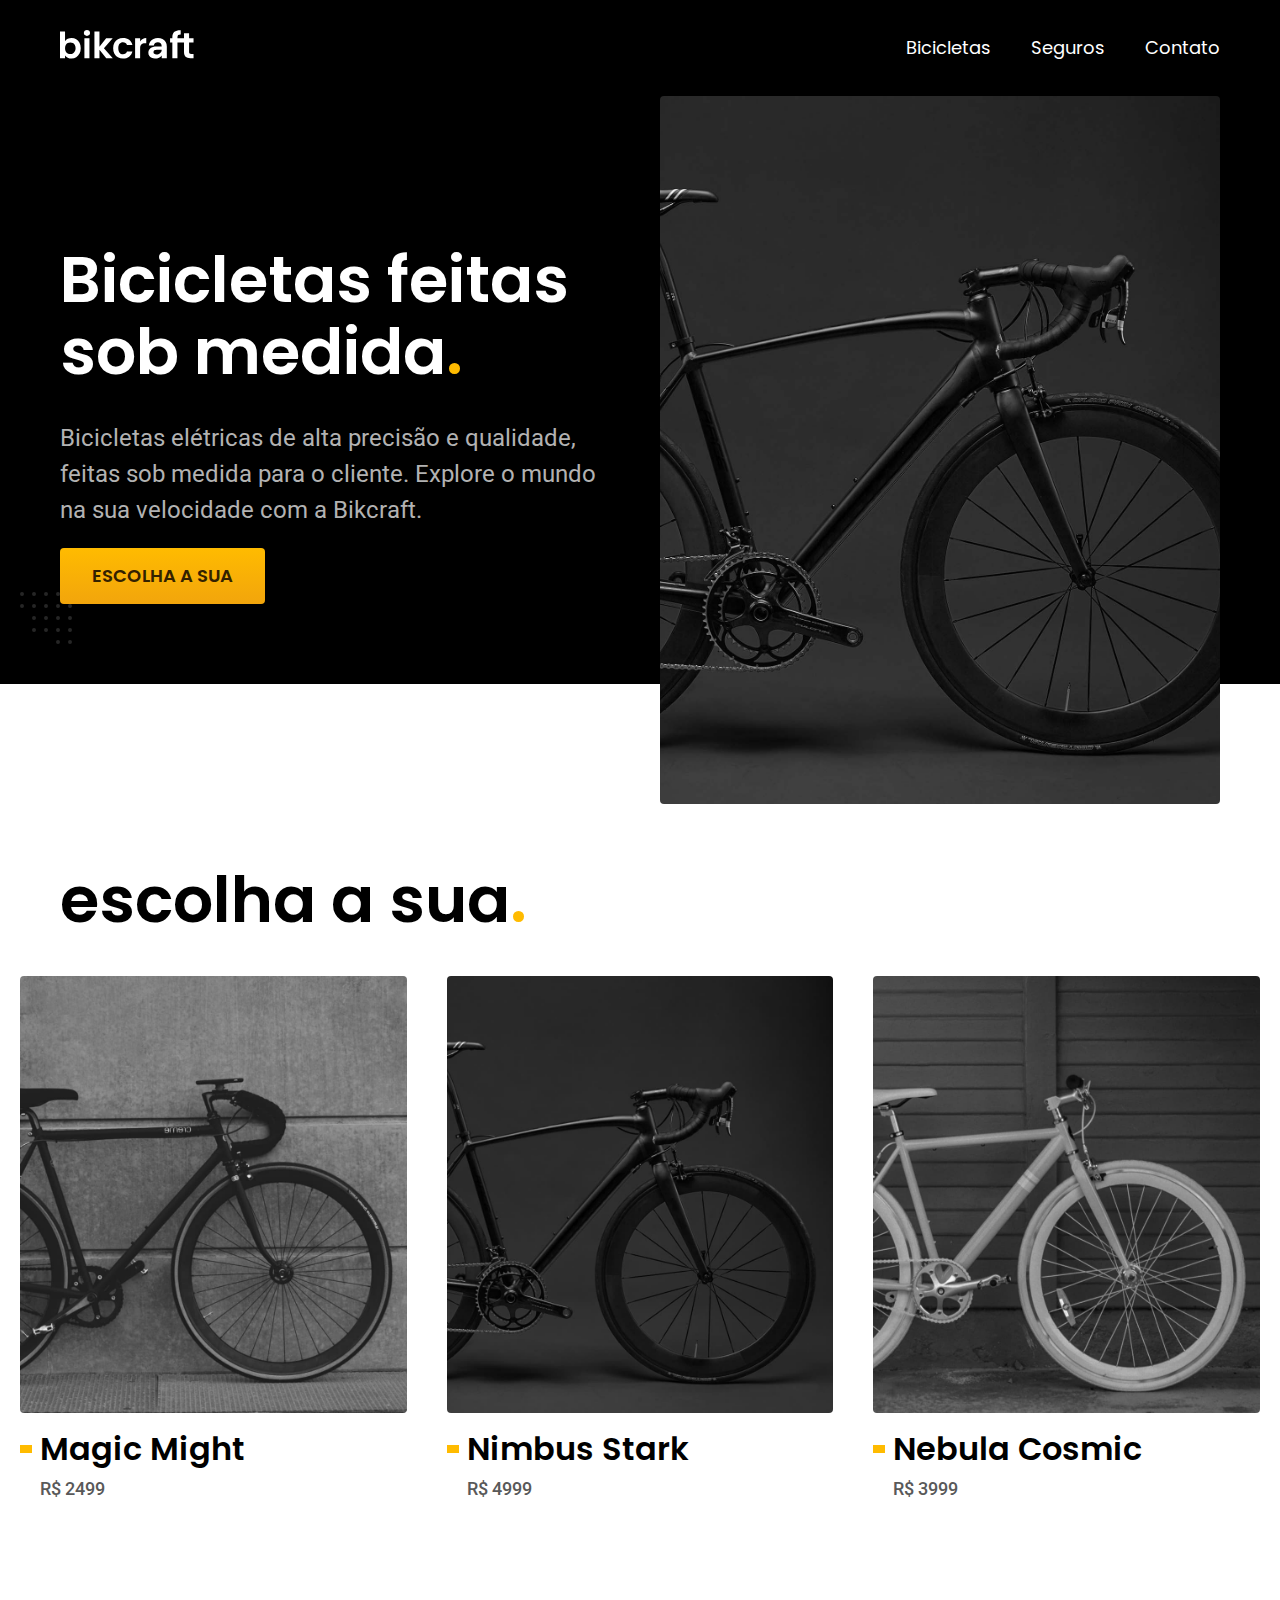
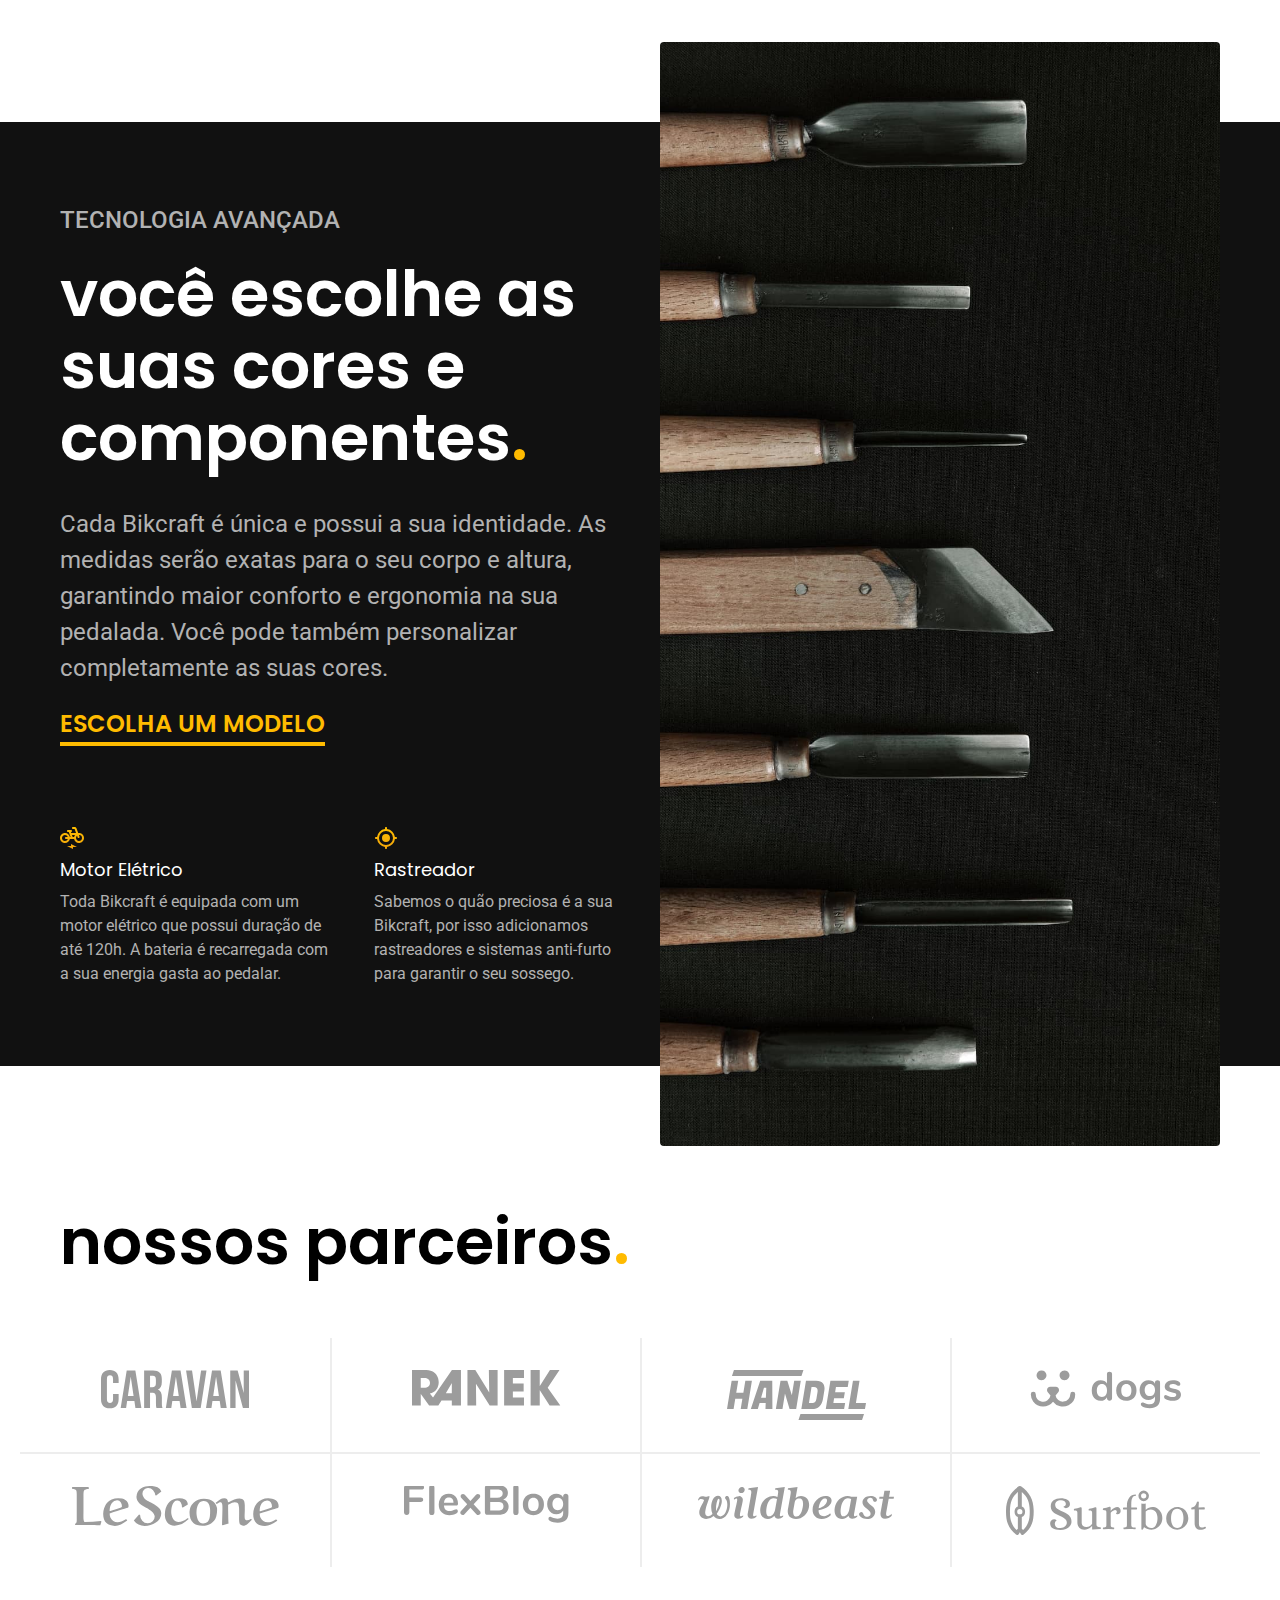
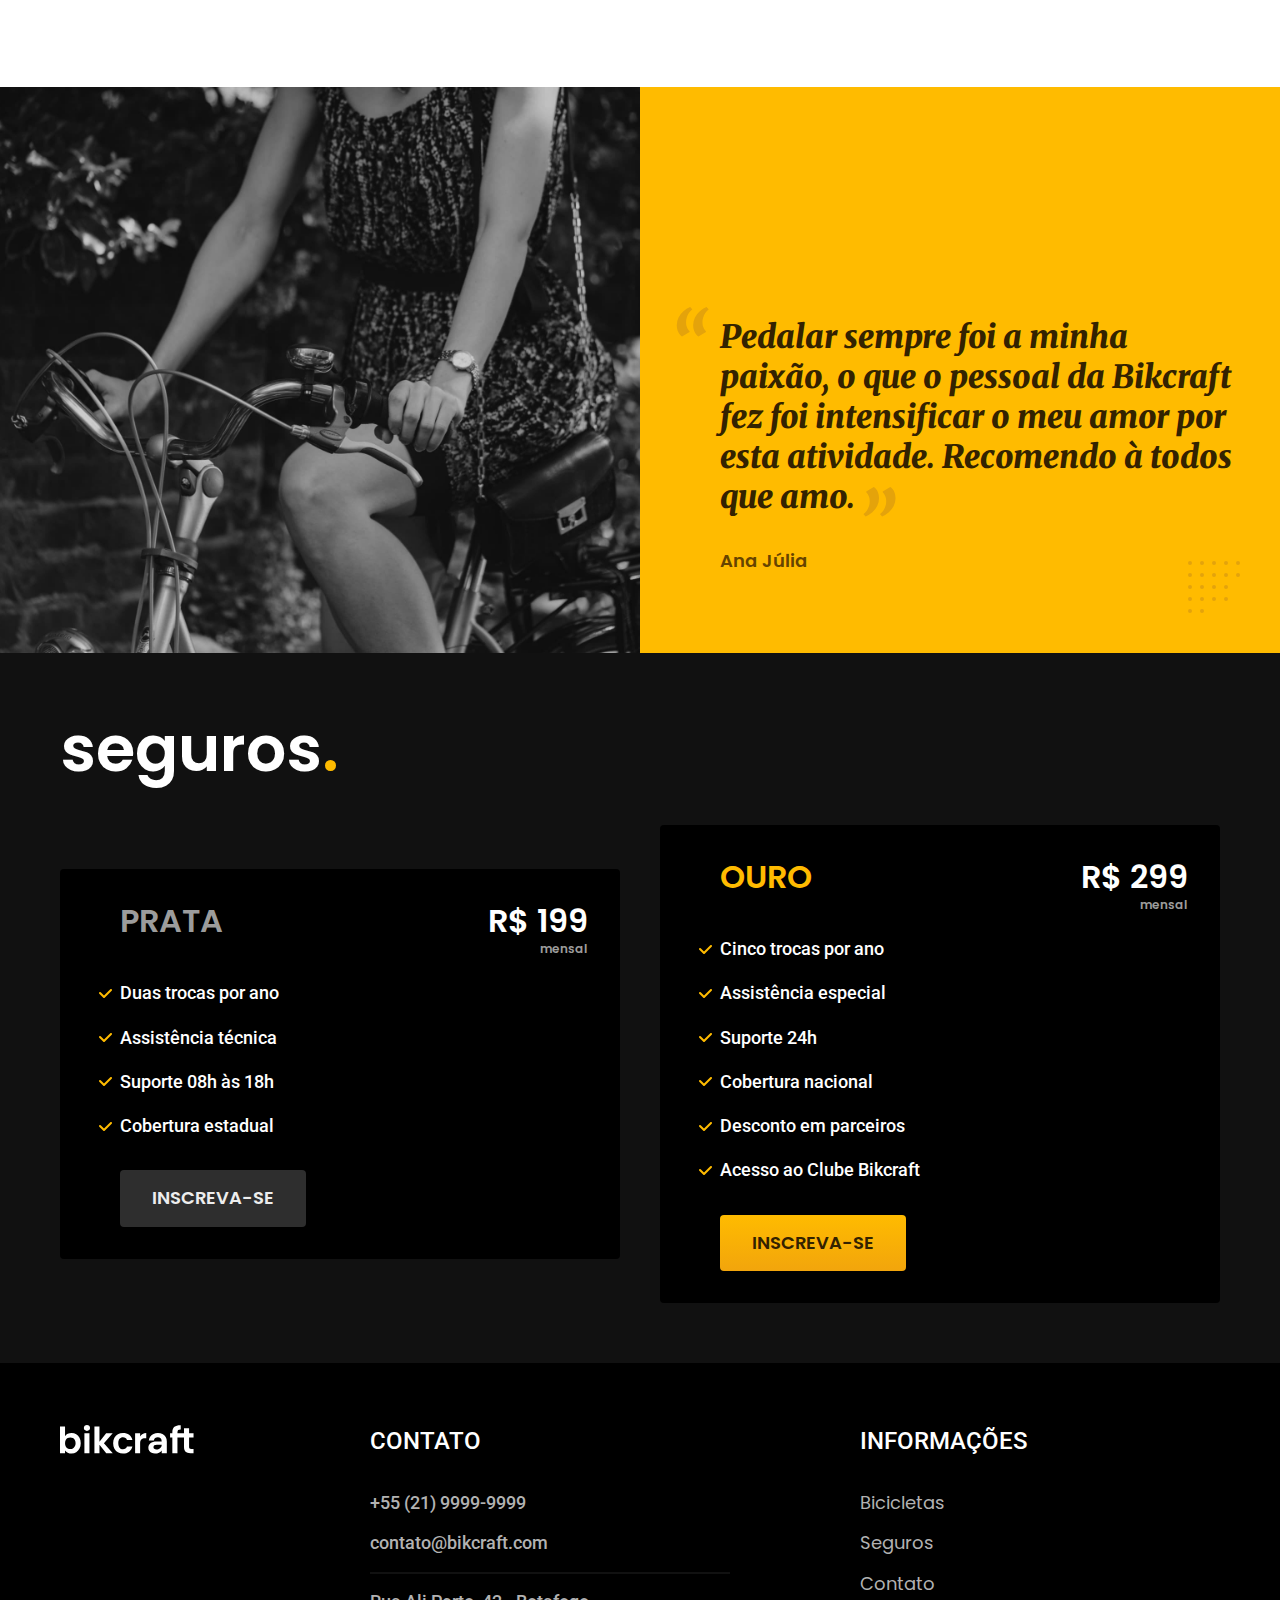
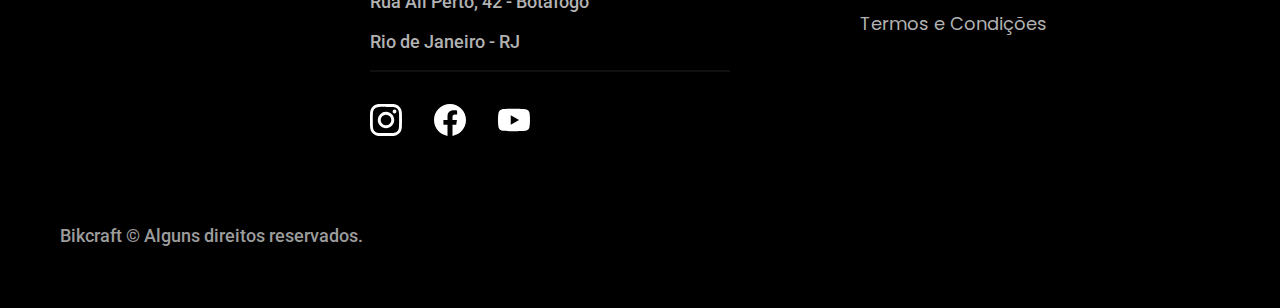
<file: index.html>
<!DOCTYPE html>
<html lang="pt-br">

<head>
  <meta charset="UTF-8">
  <meta name="description" content="Bicicletas elétricas de alta precisão e qualidade, feitas sob medida para o cliente. Explore o mundo na sua velocidade com a Bikcraft.">
  <meta name="viewport" content="width=device-width, initial-scale=1.0">

  <link rel="preload" href="./css/style.min.css" as="style">
  <link rel="stylesheet" href="./css/style.min.css">

  <link rel="preconnect" href="https://fonts.googleapis.com">
  <link rel="preconnect" href="https://fonts.gstatic.com" crossorigin>
  <link href="https://fonts.googleapis.com/css2?family=Merriweather:ital,wght@1,900&family=Poppins:wght@400;600&family=Roboto:wght@400;500&display=swap" rel="stylesheet">

  <link rel="icon" href="./favicon.svg" type="image/svg+xml">

  <title>Bikcraft - Bicicletas Elétricas</title>

  <script>document.documentElement.classList.add('js');</script>
</head>

<body>
  <header class="header-bg">
    <div class="header container">
      <a href="./"><img src="./img/bikcraft.svg" width="136" height="32" alt="Bikcraft"></a>
      <nav aria-label="primaria">

        <ul class="header-menu font-1-m cor-0">
          <li><a href="bicicletas.html">Bicicletas</a></li>
          <li><a href="seguros.html">Seguros</a></li>
          <li><a href="contato.html">Contato</a></li>
        </ul>

      </nav>
    </div>
  </header>

  <main class="introducao-bg">
    <div class="introducao container">
      <div class="introducao-conteudo">
        <h1 class="font-1-xxl cor-0 fadeInLeft" data-anime="200">Bicicletas feitas sob medida<span class="cor-p1">.</span></h1>
        <p class="font-2-l cor-5 fadeInLeft" data-anime="400">Bicicletas elétricas de alta precisão e qualidade, feitas sob medida para o cliente. Explore o mundo na sua velocidade com a Bikcraft.</p>
        <a class="botao fadeInLeft" data-anime="600" href="./bicicletas.html">Escolha a sua</a>
      </div>
      <picture data-anime="800">
        <source media="(max-width: 800px)" srcset="./img/bicicletas/nimbus.jpg">
        <img src="./img/fotos/introducao.jpg" width="1280" height="1600" alt="Bicicleta elétrica preta.">
      </picture>

    </div>
  </main>

  <article class="bicicletas-lista">
    <h2 class="font-1-xxl container">escolha a sua<span class="cor-p1">.</span></h2>

    <ul>
      <li>
        <a href="./bicicletas/magic.html">
          <img src="./img/bicicletas/magic-home.jpg" alt="Bicicleta preta">
          <h3 class="font-1-xl">Magic Might</h3>
          <span class="font-2-m cor-8">R$ 2499</span>
        </a>
      </li>
      <li>
        <a href="./bicicletas/nimbus.html">
          <img src="./img/bicicletas/nimbus-home.jpg" alt="Bicicleta preta">
          <h3 class="font-1-xl">Nimbus Stark</h3>
          <span class="font-2-m cor-8">R$ 4999</span>
        </a>
      </li>
      <li>
        <a href="./bicicletas/nebula.html">
          <img src="./img/bicicletas/nebula-home.jpg" alt="Bicicleta preta">
          <h3 class="font-1-xl">Nebula Cosmic</h3>
          <span class="font-2-m cor-8">R$ 3999</span>
        </a>
      </li>
    </ul>
  </article>

  <article class="tecnologia-bg">
    <div class="tecnologia container">
      <div class="tecnologia-conteudo">
        <span class="font-2-l-b cor-5">Tecnologia Avançada</span>
        <h2 class="font-1-xxl cor-0">você escolhe as suas cores e componentes<span class="cor-p1">.</span></h2>
        <p class="font-2-l cor-5">Cada Bikcraft é única e possui a sua identidade. As medidas serão exatas para o seu corpo e altura, garantindo maior conforto e ergonomia na sua pedalada. Você pode também personalizar completamente as suas cores.</p>
        <a class="link" href="./bicicletas.html">Escolha um Modelo</a>
        <div class="tecnologia-vantagens">
          <div>
            <img src="./img/icones/eletrica.svg" width="24" height="24" alt="">
            <h3 class="font-1-m cor-0">Motor Elétrico</h3>
            <p class="font-2-s cor-5">Toda Bikcraft é equipada com um motor elétrico que possui duração de até 120h. A bateria é recarregada com a sua energia gasta ao pedalar.</p>
          </div>
          <div> <img src="./img/icones/rastreador.svg" width="24" height="24" alt="">
            <h3 class="font-1-m cor-0">Rastreador</h3>
            <p class="font-2-s cor-5">Sabemos o quão preciosa é a sua Bikcraft, por isso adicionamos rastreadores e sistemas anti-furto para garantir o seu sossego.</p>
          </div>
        </div>
      </div>
      <div class="tecnologia-imagem">
        <img src="./img/fotos/tecnologia.jpg" width="1200" height="1920" alt="">
      </div>
    </div>
  </article>

  <section class="parceiros" aria-label="Nossos Parceiros">
    <h2 class="font-1-xxl container">nossos parceiros<span class="cor-p1">.</span></h2>

    <ul>
      <li>
        <img src="./img/parceiros/caravan.svg" width="148" height="38" alt="caravan">
      </li>
      <li>
        <img src="./img/parceiros/ranek.svg" width="149" height="36" alt="ranek">
      </li>
      <li>
        <img src="./img/parceiros/handel.svg" width="139" height="50" alt="handel">
      </li>
      <li>
        <img src="./img/parceiros/dogs.svg" width="152" height="39" alt="dogs">
      </li>
      <li>
        <img src="./img/parceiros/lescone.svg" width="208" height="41" alt="lescone">
      </li>
      <li>
        <img src="./img/parceiros/flexblog.svg" width="165" height="38" alt="flexblog">
      </li>
      <li>
        <img src="./img/parceiros/wildbeast.svg" width="196" height="34" alt="wildbeast">
      </li>
      <li>
        <img src="./img/parceiros/surfbot.svg" width="200" height="49" alt="surfbot">
      </li>
    </ul>
  </section>

  <section class="depoimento" aria-label="depoimento">
    <div>
      <img src="./img/fotos/depoimento.jpg" width="1560" height="1360" alt="pessoa pedalando uma bicicleta Bikcraft">
    </div>

    <div class="depoimento-conteudo">
      <blockquote class="font-1-xl cor-p5">
        <p>Pedalar sempre foi a minha paixão, o que o pessoal da Bikcraft fez foi intensificar o meu amor por esta atividade. Recomendo à todos que amo.</p>
      </blockquote>
      <span class="font-1-m-b cor-p4">Ana Júlia</span>
    </div>
  </section>

  <article class="seguros-bg">
    <div class="seguros container">
      <h2 class="font-1-xxl cor-0">seguros<span class="cor-p1">.</span></h2>
      <div class="seguros-item">
        <h3 class="font-1-xl cor-6">PRATA</h3>
        <span class="font-1-xl cor-0">R$ 199 <span class="font-1-xs cor-6">mensal</span></span>
        <ul class="font-2-m cor-0">
          <li>Duas trocas por ano</li>
          <li>Assistência técnica</li>
          <li>Suporte 08h às 18h</li>
          <li>Cobertura estadual</li>
        </ul>
        <a class="botao secundario" href="./orcamento?tipo=seguro&produto=prata.html">Inscreva-se</a>
      </div>

      <div class="seguros-item">
        <h3 class="font-1-xl cor-p1">OURO</h3>
        <span class="font-1-xl cor-0">R$ 299 <span class="font-1-xs cor-6">mensal</span></span>
        <ul class="font-2-m cor-0">
          <li>Cinco trocas por ano</li>
          <li>Assistência especial</li>
          <li>Suporte 24h</li>
          <li>Cobertura nacional</li>
          <li>Desconto em parceiros</li>
          <li>Acesso ao Clube Bikcraft</li>
        </ul>
        <a class="botao" href="./orcamento.html?tipo=seguro&produto=ouro">Inscreva-se</a>
      </div>
    </div>
  </article>

  <footer class="footer-bg">
    <div class="footer container">
      <img src="./img/bikcraft.svg" width="136" height="32" alt="Bikcraft">

      <div class="footer-contato">
        <h3 class="font-2-l-b cor-0">Contato</h3>
        <ul class="font-2-m cor-5">
          <li><a href="tel:+552199999999">+55 (21) 9999-9999</a></li>
          <li><a href="mailto:contato@bikcraft.com">contato@bikcraft.com</a></li>
          <li>Rua Ali Perto, 42 - Botafogo</li>
          <li>Rio de Janeiro - RJ</li>
        </ul>
        <div class="footer-redes">
          <a href="./">
            <img src="./img/redes/instagram.svg" width="32" height="32" alt="Instagram">
          </a>
          <a href="./">
            <img src="./img/redes/facebook.svg" width="32" height="32" alt="Facebook">
          </a> <a href="./">
            <img src="./img/redes/youtube.svg" width="32" height="32" alt="YouTube">
          </a>
        </div>
      </div>
      <div class="footer-informacoes">
        <h3 class="font-2-l-b cor-0">Informações</h3>
        <nav>
          <ul class="font-1-m cor-5">
            <li><a href="bicicletas.html">Bicicletas</a></li>
            <li><a href="seguros.html">Seguros</a></li>
            <li><a href="contato.html">Contato</a></li>
            <li><a href="termos.html">Termos e Condições</a></li>
          </ul>
        </nav>
      </div>
      <p class="footer-copy font-2-m cor-6 ">Bikcraft © Alguns direitos reservados.</p>
    </div>
  </footer>

  <script src="./js/plugins/simple-anime.js"></script>
  <script src="./js/script.js"></script>
</body>

</html>
</file>
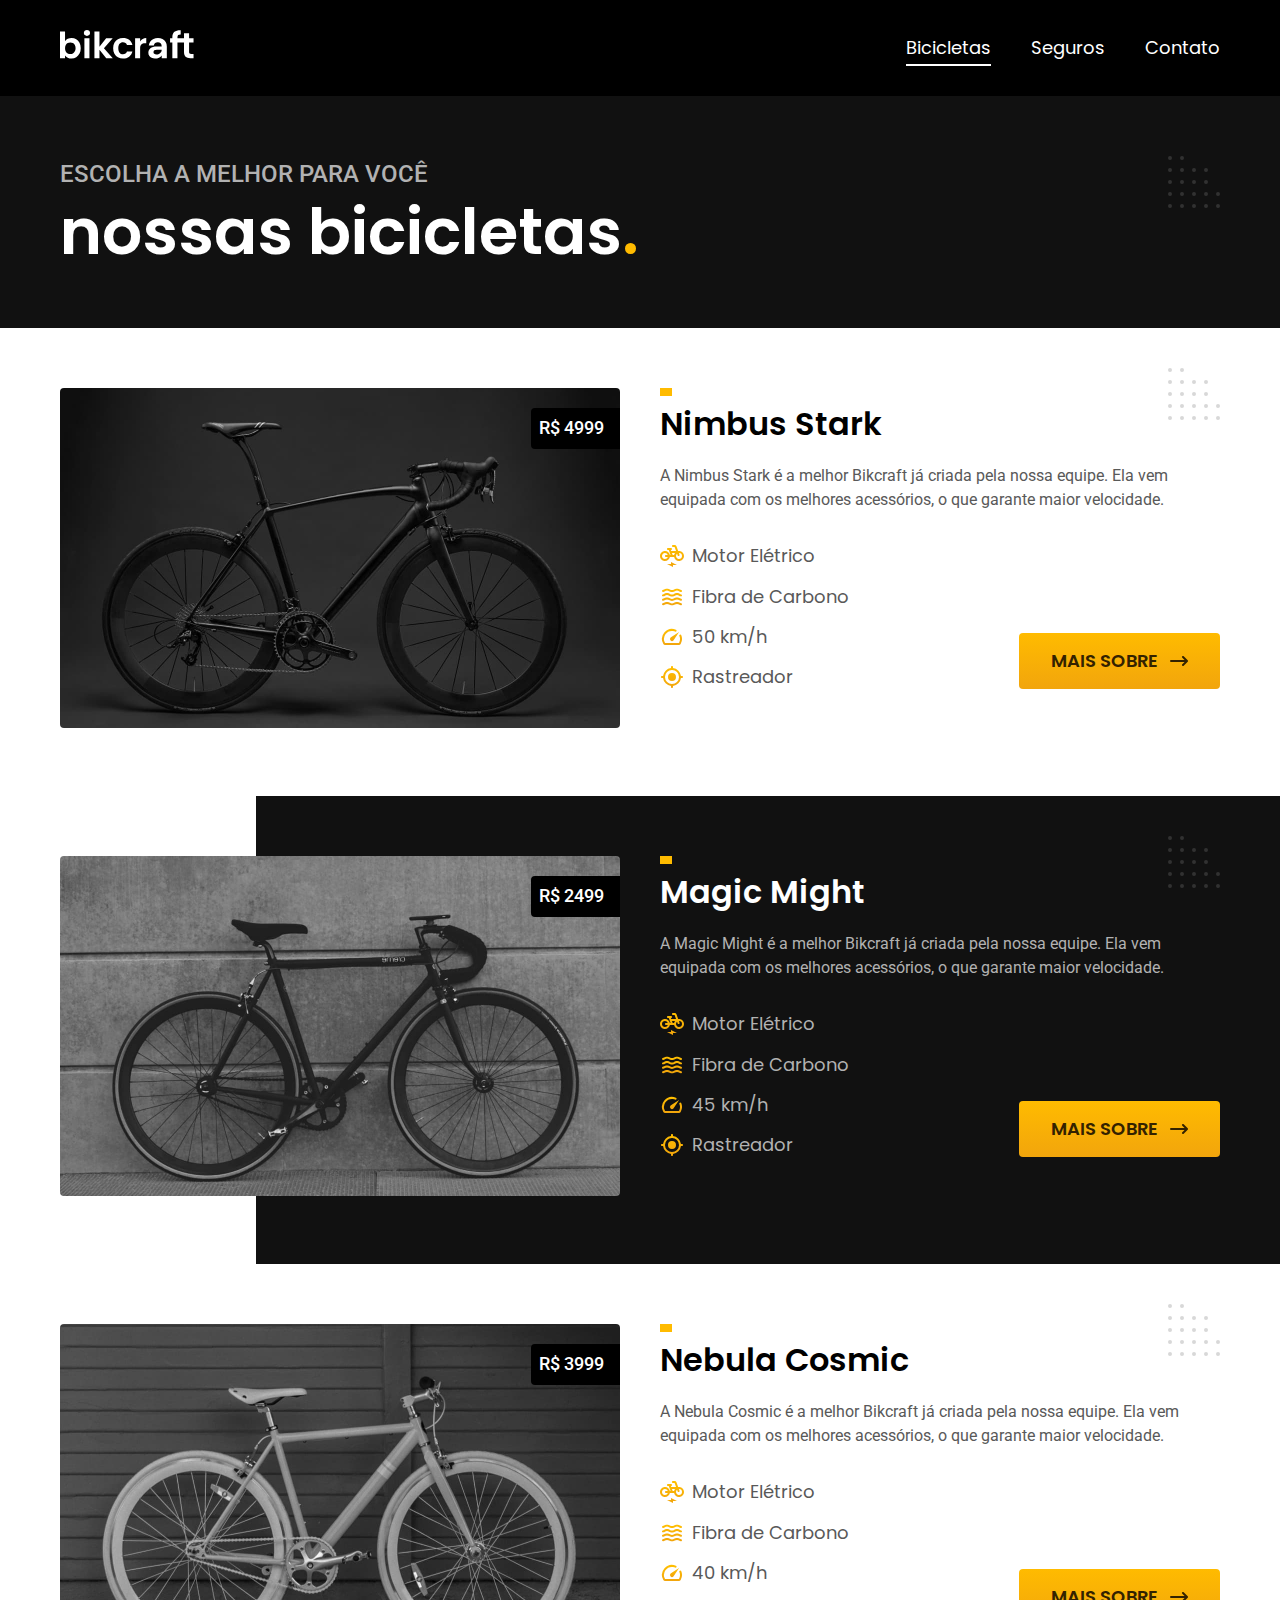
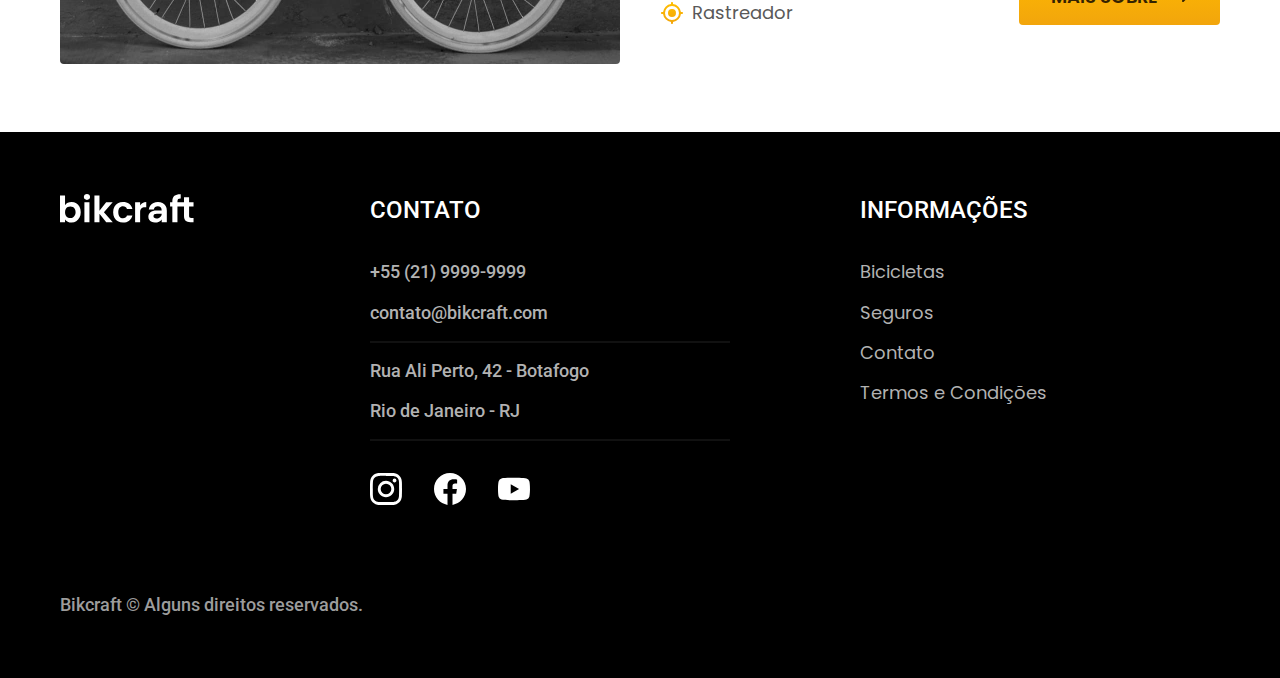
<file: bicicletas.html>
<!DOCTYPE html>
<html lang="pt-br">

<head>
  <meta charset="UTF-8">
  <meta name="description" content="Nossas bicicletas.">
  <meta name="viewport" content="width=device-width, initial-scale=1.0">
  <link rel="preload" href="./css/style.min.css" as="style">
  <link rel="stylesheet" href="./css/style.min.css">

  <link rel="preconnect" href="https://fonts.googleapis.com">
  <link rel="preconnect" href="https://fonts.gstatic.com" crossorigin>
  <link href="https://fonts.googleapis.com/css2?family=Merriweather:ital,wght@1,900&family=Poppins:wght@400;600&family=Roboto:wght@400;500&display=swap" rel="stylesheet">

  <link rel="icon" href="./favicon.svg" type="image/svg+xml">

  <title> Bicicletas | Bikcraft</title>
  <script>document.documentElement.classList.add('js');</script>
</head>

<body id="bicicletas">
  <header class="header-bg">
    <div class="header container">
      <a href="./"><img src="./img/bikcraft.svg" width="136" height="32" alt="Bikcraft"></a>
      <nav aria-label="primaria">

        <ul class="header-menu font-1-m cor-0">
          <li><a href="bicicletas.html">Bicicletas</a></li>
          <li><a href="seguros.html">Seguros</a></li>
          <li><a href="contato.html">Contato</a></li>
        </ul>

      </nav>
    </div>
  </header>

  <main>
    <div class="titulo-bg">
      <div class="titulo container">
        <p class="font-2-l-b cor-5">Escolha a melhor para você</p>
        <h1 class="font-1-xxl cor-0">nossas bicicletas<span class="cor-p1">.</span></h1>
      </div>
    </div>

    <div class="bicicletas container">
      <div class="bicicletas-imagem">
        <img src="./img/bicicletas/nimbus.jpg" width="1120" height="680" alt="Bicicleta Preta">
        <span class="font-2-m cor-0">R$ 4999</span>
      </div>

      <div class="bicicletas-conteudo">
        <h2 class="font-1-xl">Nimbus Stark</h2>
        <p class="font-2-s cor-8">A Nimbus Stark é a melhor Bikcraft já criada pela nossa equipe. Ela vem equipada com os melhores acessórios, o que garante maior velocidade.</p>
        <ul class="font-1-m cor-8">
          <li><img src="./img/icones/eletrica.svg" width="32" height="32" alt="">Motor Elétrico</li>
          <li><img src="./img/icones/carbono.svg" width="32" height="32" alt="">Fibra de Carbono</li>
          <li><img src="./img/icones/velocidade.svg" width="32" height="32" alt="">50 km/h</li>
          <li><img src="./img/icones/rastreador.svg" width="32" height="32" alt="">Rastreador</li>
        </ul>
        <a class="botao seta" href="./bicicletas/nimbus.html">Mais Sobre</a>
      </div>
    </div>

    <div class="bicicletas-bg">
      <div class="bicicletas container">
        <div class="bicicletas-imagem">
          <img src="./img/bicicletas/magic.jpg" width="1120" height="680" alt="Bicicleta Preta">
          <span class="font-2-m cor-0">R$ 2499</span>
        </div>

        <div class="bicicletas-conteudo">
          <h2 class="font-1-xl cor-0">Magic Might</h2>
          <p class="font-2-s cor-5">A Magic Might é a melhor Bikcraft já criada pela nossa equipe. Ela vem equipada com os melhores acessórios, o que garante maior velocidade.</p>
          <ul class="font-1-m cor-5">
            <li><img src="./img/icones/eletrica.svg" width="32" height="32" alt="">Motor Elétrico</li>
            <li><img src="./img/icones/carbono.svg" width="32" height="32" alt="">Fibra de Carbono</li>
            <li><img src="./img/icones/velocidade.svg" width="32" height="32" alt="">45 km/h</li>
            <li><img src="./img/icones/rastreador.svg" width="32" height="32" alt="">Rastreador</li>
          </ul>
          <a class="botao seta" href="./bicicletas/magic.html">Mais Sobre</a>
        </div>
      </div>
    </div>

    <div class="bicicletas container">
      <div class="bicicletas-imagem">
        <img src="./img/bicicletas/nebula.jpg" width="1120" height="680" alt="Bicicleta Branca">
        <span class="font-2-m cor-0">R$ 3999</span>
      </div>

      <div class="bicicletas-conteudo">
        <h2 class="font-1-xl">Nebula Cosmic</h2>
        <p class="font-2-s cor-8">A Nebula Cosmic é a melhor Bikcraft já criada pela nossa equipe. Ela vem equipada com os melhores acessórios, o que garante maior velocidade.</p>
        <ul class="font-1-m cor-8">
          <li><img src="./img/icones/eletrica.svg" width="32" height="32" alt="">Motor Elétrico</li>
          <li><img src="./img/icones/carbono.svg" width="32" height="32" alt="">Fibra de Carbono</li>
          <li><img src="./img/icones/velocidade.svg" width="32" height="32" alt="">40 km/h</li>
          <li><img src="./img/icones/rastreador.svg" width="32" height="32" alt="">Rastreador</li>
        </ul>
        <a class="botao seta" href="./bicicletas/nebula.html">Mais Sobre</a>
      </div>
    </div>

  </main>

  <footer class="footer-bg">
    <div class="footer container">
      <img src="./img/bikcraft.svg" width="136" height="32" alt="Bikcraft">

      <div class="footer-contato">
        <h3 class="font-2-l-b cor-0">Contato</h3>
        <ul class="font-2-m cor-5">
          <li><a href="tel:+552199999999">+55 (21) 9999-9999</a></li>
          <li><a href="mailto:contato@bikcraft.com">contato@bikcraft.com</a></li>
          <li>Rua Ali Perto, 42 - Botafogo</li>
          <li>Rio de Janeiro - RJ</li>
        </ul>
        <div class="footer-redes">
          <a href="./">
            <img src="./img/redes/instagram.svg" width="32" height="32" alt="Instagram">
          </a>
          <a href="./">
            <img src="./img/redes/facebook.svg" width="32" height="32" alt="Facebook">
          </a> <a href="./">
            <img src="./img/redes/youtube.svg" width="32" height="32" alt="YouTube">
          </a>
        </div>
      </div>
      <div class="footer-informacoes">
        <h3 class="font-2-l-b cor-0">Informações</h3>
        <nav>
          <ul class="font-1-m cor-5">
            <li><a href="bicicletas.html">Bicicletas</a></li>
            <li><a href="seguros.html">Seguros</a></li>
            <li><a href="contato.html">Contato</a></li>
            <li><a href="termos.html">Termos e Condições</a></li>
          </ul>
        </nav>
      </div>
      <p class="footer-copy font-2-m cor-6 ">Bikcraft © Alguns direitos reservados.</p>
    </div>
  </footer>

  <script src="./js/script.js"></script>
</body>

</html>
</file>
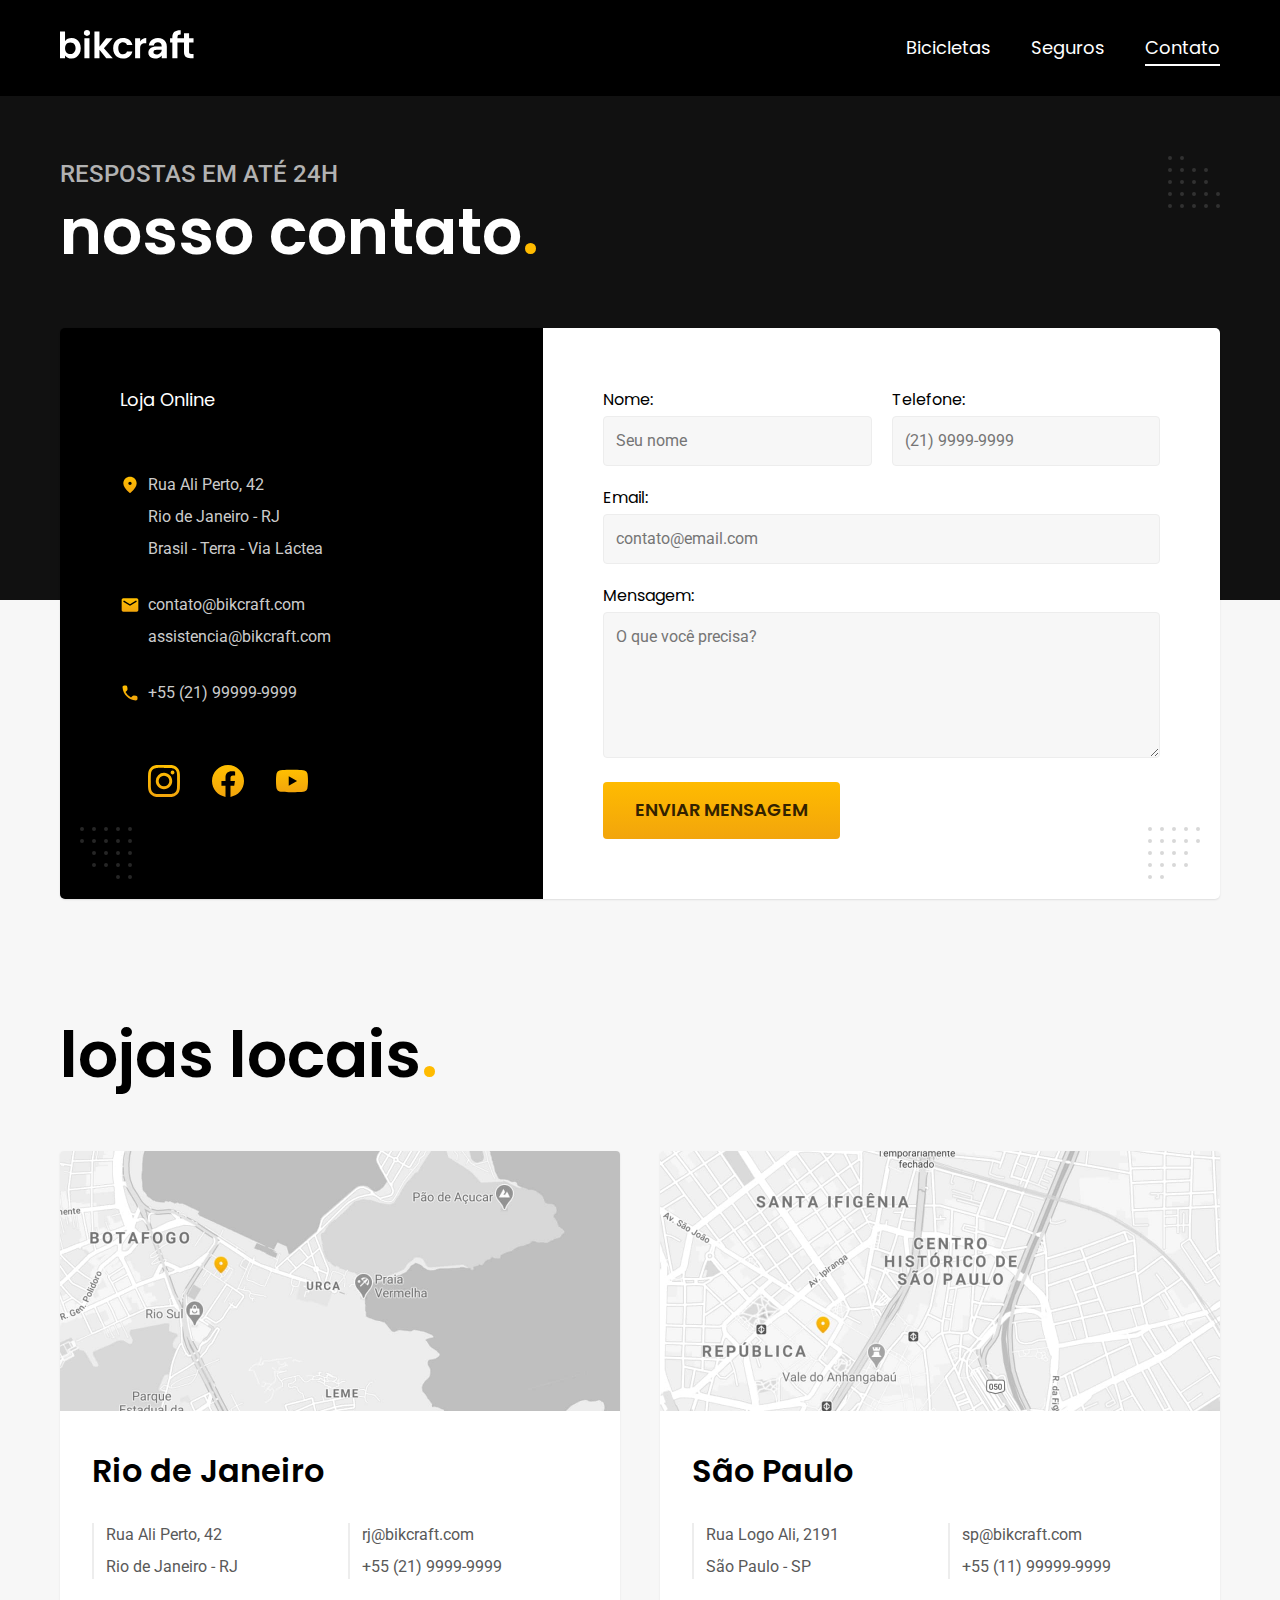
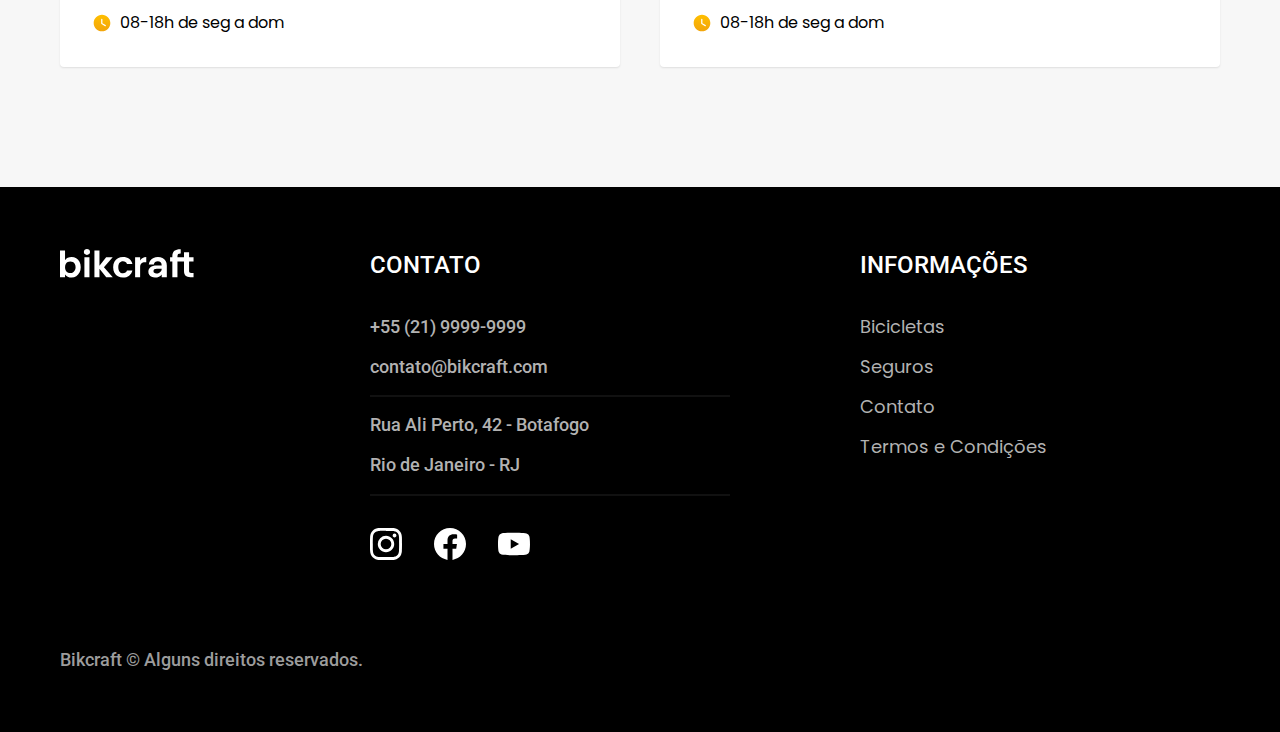
<file: contato.html>
<!DOCTYPE html>
<html lang="pt-br">

<head>
  <meta charset="UTF-8">
  <meta name="description" content="Termos e Condições.">
  <meta name="viewport" content="width=device-width, initial-scale=1.0">
  <link rel="preload" href="./css/style.min.css" as="style">
  <link rel="stylesheet" href="./css/style.min.css">

  <link rel="preconnect" href="https://fonts.googleapis.com">
  <link rel="preconnect" href="https://fonts.gstatic.com" crossorigin>
  <link href="https://fonts.googleapis.com/css2?family=Merriweather:ital,wght@1,900&family=Poppins:wght@400;600&family=Roboto:wght@400;500&display=swap" rel="stylesheet">

  <link rel="icon" href="./favicon.svg" type="image/svg+xml">

  <title> Contato | Bikcraft</title>

  <script>document.documentElement.classList.add('js');</script>
</head>

<body id="contato">
  <header class="header-bg">
    <div class="header container">
      <a href="./"><img src="./img/bikcraft.svg" width="136" height="32" alt="Bikcraft"></a>
      <nav aria-label="primaria">

        <ul class="header-menu font-1-m cor-0">
          <li><a href="bicicletas.html">Bicicletas</a></li>
          <li><a href="seguros.html">Seguros</a></li>
          <li><a href="contato.html">Contato</a></li>
        </ul>

      </nav>
    </div>
  </header>

  <main>
    <div class="titulo-bg">
      <div class="titulo container">
        <p class="font-2-l-b cor-5">Respostas em até 24h</p>
        <h1 class="font-1-xxl cor-0">nosso contato<span class="cor-p1">.</span></h1>
      </div>
    </div>

    <div class="contato container">
      <section class="contato-dados" aria-label="Endereço">
        <h2 class="font-1-m cor-0">Loja Online</h2>
        <div class="contato-endereco font-2-s cor-4">
          <p>Rua Ali Perto, 42</p>
          <p>Rio de Janeiro - RJ</p>
          <p>Brasil - Terra - Via Láctea</p>
        </div>
        <address class="contato-meios font-2-s cor-4">
          <a href="mailto:contato@bikcraft.com">contato@bikcraft.com</a>
          <a href="mailto:assistencia@bikcraft.com">assistencia@bikcraft.com</a>
          <a href="tel:+551199999999">+55 (21) 99999-9999</a>
        </address>
        <div class="contato-redes">
          <a href="./">
            <img src="./img/redes/instagram-p.svg" width="32" height="32" alt="Instagram">
          </a>
          <a href="./">
            <img src="./img/redes/facebook-p.svg" width="32" height="32" alt="Facebook">
          </a> <a href="./">
            <img src="./img/redes/youtube-p.svg" width="32" height="32" alt="YouTube">
          </a>
        </div>

      </section>
      <section class="contato-formulario" aria-label="Formulário">
        <form class="form" action="./contato.html">
          <div>
            <label for="nome">Nome:</label>
            <input type="text" id="nome" name="nome" placeholder="Seu nome">
          </div>
          <div>
            <label for="telefone">Telefone:</label>
            <input type="text" id="telefone" name="telefone" placeholder="(21) 9999-9999">
          </div>
          <div class="col-2">
            <label for="email">Email:</label>
            <input type="email" id="email" name="email" placeholder="contato@email.com">
          </div>
          <div class="col-2">
            <label for="mensagem">Mensagem:</label>
            <textarea rows="5" id="mensagem" name="mensagem" placeholder="O que você precisa?"></textarea>
          </div>
          <button class="botao col-2">Enviar Mensagem</button>
        </form>
      </section>
    </div>
  </main>

  <article class="lojas container">
    <h2 class="font-1-xxl">lojas locais<span class="cor-p1">.</span></h2>
    <div class="lojas-item">
      <img src="./img/lojas/rj.jpg" width="1120" height="520" alt="Mapa marcando endereço em Rua Ali Perto, número 42 - Rio de Janeiro - RJ">
      <div class="lojas-conteudo">
        <h3 class="font-1-xl">Rio de Janeiro</h3>
        <div class="lojas-dados font-2-s cor-8">
          <p>Rua Ali Perto, 42</p>
          <p>Rio de Janeiro - RJ</p>
        </div>
        <div class="lojas-dados font-2-s cor-8">
          <a href="mailto:rj@bikcraft.com">rj@bikcraft.com</a>
          <a href="tel:+551199999999">+55 (21) 9999-9999</a>
        </div>
        <p class="lojas-tempo font-1-s"><img src="./img/icones/horario.svg" width="20" height="20" alt="">08-18h de seg a dom</p>
      </div>
    </div>
    <div class="lojas-item">
      <img src="./img/lojas/sp.jpg" width="1120" height="520" alt="Mapa marcando endereço em Rua Logo Ali, número 2191 - Santa Ifigênia - SP">
      <div class="lojas-conteudo">
        <h3 class="font-1-xl">São Paulo</h3>
        <div class="lojas-dados font-2-s cor-8">
          <p>Rua Logo Ali, 2191</p>
          <p>São Paulo - SP</p>
        </div>
        <div class="lojas-dados font-2-s cor-8">
          <a href="mailto:sp@bikcraft.com">sp@bikcraft.com</a>
          <a href="tel:+5511999999999">+55 (11) 99999-9999</a>
        </div>
        <p class="lojas-tempo font-1-s"><img src="./img/icones/horario.svg" width="20" height="20" alt="">08-18h de seg a dom</p>
      </div>
    </div>
  </article>

  <footer class="footer-bg">
    <div class="footer container">
      <img src="./img/bikcraft.svg" width="136" height="32" alt="Bikcraft">

      <div class="footer-contato">
        <h3 class="font-2-l-b cor-0">Contato</h3>
        <ul class="font-2-m cor-5">
          <li><a href="tel:+552199999999">+55 (21) 9999-9999</a></li>
          <li><a href="mailto:contato@bikcraft.com">contato@bikcraft.com</a></li>
          <li>Rua Ali Perto, 42 - Botafogo</li>
          <li>Rio de Janeiro - RJ</li>
        </ul>
        <div class="footer-redes">
          <a href="./">
            <img src="./img/redes/instagram.svg" width="32" height="32" alt="Instagram">
          </a>
          <a href="./">
            <img src="./img/redes/facebook.svg" width="32" height="32" alt="Facebook">
          </a> <a href="./">
            <img src="./img/redes/youtube.svg" width="32" height="32" alt="YouTube">
          </a>
        </div>
      </div>
      <div class="footer-informacoes">
        <h3 class="font-2-l-b cor-0">Informações</h3>
        <nav>
          <ul class="font-1-m cor-5">
            <li><a href="bicicletas.html">Bicicletas</a></li>
            <li><a href="seguros.html">Seguros</a></li>
            <li><a href="contato.html">Contato</a></li>
            <li><a href="termos.html">Termos e Condições</a></li>
          </ul>
        </nav>
      </div>
      <p class="footer-copy font-2-m cor-6 ">Bikcraft © Alguns direitos reservados.</p>
    </div>
  </footer>

  <script src="./js/script.js"></script>
</body>

</html>
</file>
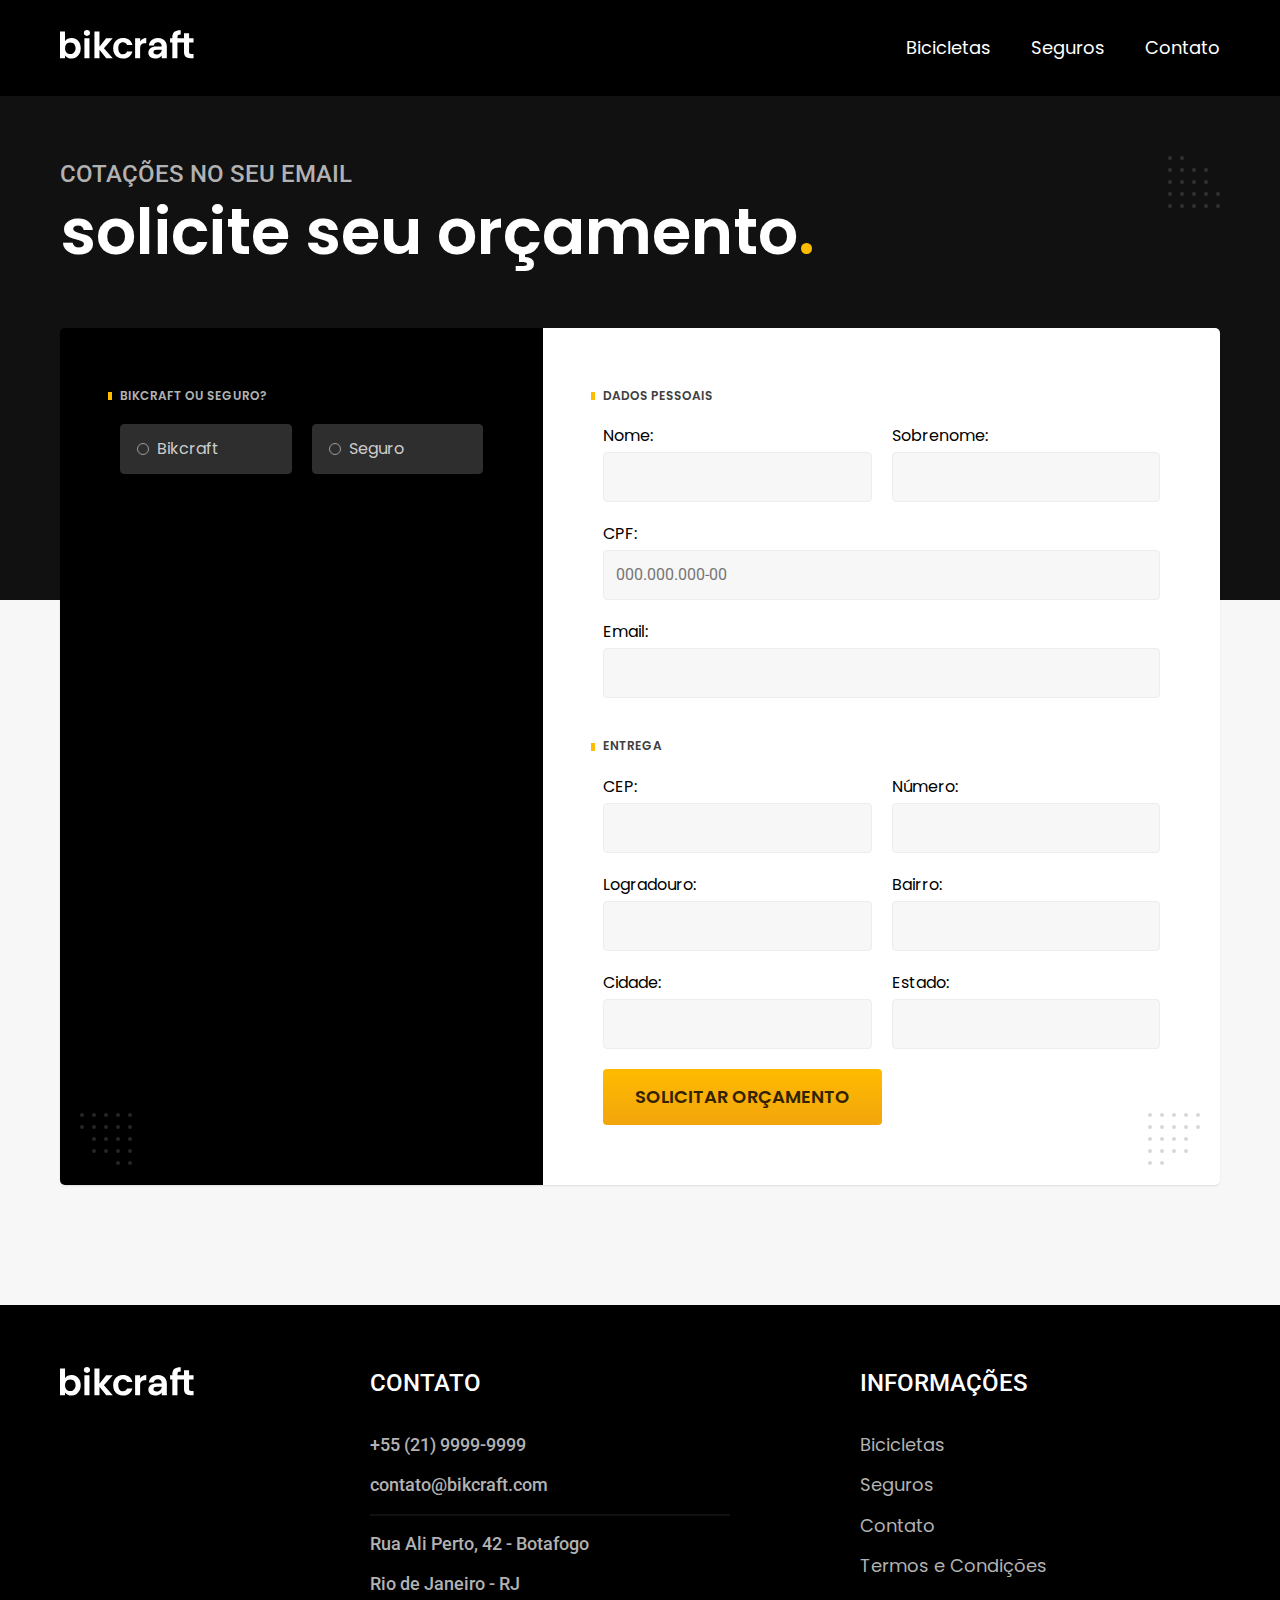
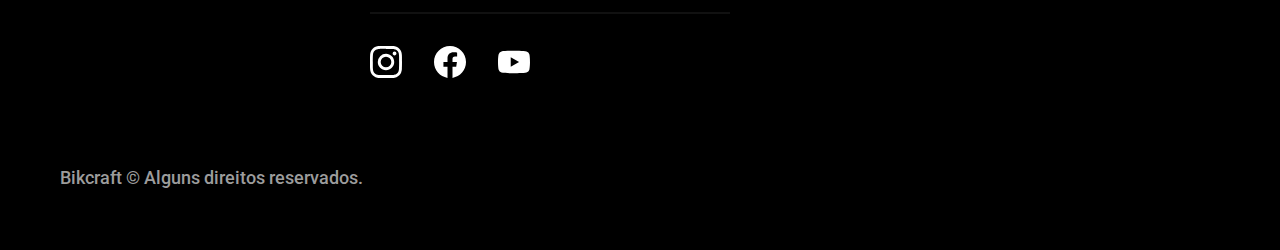
<file: orcamento.html>
<!DOCTYPE html>
<html lang="pt-br">

<head>
  <meta charset="UTF-8">
  <meta name="description" content="Termos e Condições.">
  <meta name="viewport" content="width=device-width, initial-scale=1.0">
  <link rel="preload" href="./css/style.min.css" as="style">
  <link rel="stylesheet" href="./css/style.min.css">

  <link rel="preconnect" href="https://fonts.googleapis.com">
  <link rel="preconnect" href="https://fonts.gstatic.com" crossorigin>
  <link href="https://fonts.googleapis.com/css2?family=Merriweather:ital,wght@1,900&family=Poppins:wght@400;600&family=Roboto:wght@400;500&display=swap" rel="stylesheet">

  <link rel="icon" href="./favicon.svg" type="image/svg+xml">

  <title> Orçamento | Bikcraft</title>
  <script>document.documentElement.classList.add('js');</script>
</head>

<body id="orcamento">
  <header class="header-bg">
    <div class="header container">
      <a href="./"><img src="./img/bikcraft.svg" alt="Bikcraft"></a>
      <nav aria-label="primaria">

        <ul class="header-menu font-1-m cor-0">
          <li><a href="bicicletas.html">Bicicletas</a></li>
          <li><a href="seguros.html">Seguros</a></li>
          <li><a href="contato.html">Contato</a></li>
        </ul>

      </nav>
    </div>
  </header>

  <main>
    <div class="titulo-bg">
      <div class="titulo container">
        <p class="font-2-l-b cor-5">Cotações no seu email</p>
        <h1 class="font-1-xxl cor-0">solicite seu orçamento<span class="cor-p1">.</span></h1>
      </div>
    </div>

    <form class="orcamento container" action="./">
      <div class="orcamento-produto">
        <h2 class="font-1-xs cor-5">Bikcraft ou Seguro?</h2>

        <input type="radio" name="tipo" value="bikcraft" id="bikcraft">
        <label for="bikcraft">Bikcraft</label>

        <input type="radio" name="tipo" value="seguro" id="seguro">
        <label for="seguro">Seguro</label>


        <div class="orcamento-conteudo" id="orcamento-bikcraft">
          <h2 class="font-1-xs cor-5">Escolha a sua</h2>

          <input type="radio" name="produto" value="nimbus" id="nimbus">
          <label for="nimbus">Nimbus Stark <span>R$ 4999</span></label>
          <div class="orcamento-detalhes">
            <ul class="font-1-xs cor-8">
              <li>
                <img src="./img/icones/eletrica.svg" width="16" height="16" alt="">Motor Elétrico
              </li>
              <li>
                <img src="./img/icones/carbono.svg" width="16" height="16" alt="">Fibra de Carbono
              </li>
              <li>
                <img src="./img/icones/velocidade.svg" width="16" height="16" alt="">50 km/h
              </li>
              <li>
                <img src="./img/icones/rastreador.svg" width="16" height="16" alt="">Rastreador
              </li>
            </ul>
            <img src="./img/bicicletas/nimbus.jpg" width="1120" height="680" alt="Bicicleta Preta">
          </div>

          <input type="radio" name="produto" value="magic" id="magic">
          <label for="magic">Magic Might <span>R$ 2499</span></label>
          <div class="orcamento-detalhes">
            <ul class="font-1-xs cor-8">
              <li>
                <img src="./img/icones/eletrica.svg" width="16" height="16" alt="">Motor Elétrico
              </li>
              <li>
                <img src="./img/icones/carbono.svg" width="16" height="16" alt="">Fibra de Carbono
              </li>
              <li>
                <img src="./img/icones/velocidade.svg" width="16" height="16" alt="">45 km/h
              </li>
              <li>
                <img src="./img/icones/rastreador.svg" width="16" height="16" alt="">Rastreador
              </li>
            </ul>
            <img src="./img/bicicletas/magic.jpg" width="1120" height="680" alt="Bicicleta Preta">
          </div>

          <input type="radio" name="produto" value="nebula" id="nebula">
          <label for="nebula">Nebula Cosmic <span>R$ 3999</span></label>
          <div class="orcamento-detalhes">
            <ul class="font-1-xs cor-8">
              <li>
                <img src="./img/icones/eletrica.svg" width="16" height="16" alt="">Motor Elétrico
              </li>
              <li>
                <img src="./img/icones/carbono.svg" width="16" height="16" alt="">Fibra de Carbono
              </li>
              <li>
                <img src="./img/icones/velocidade.svg" width="16" height="16" alt="">40 km/h
              </li>
              <li>
                <img src="./img/icones/rastreador.svg" width="16" height="16" alt="">Rastreador
              </li>
            </ul>
            <img src="./img/bicicletas/nebula.jpg" width="1120" height="680" alt="Bicicleta Branca">
          </div>
        </div>

        <div class="orcamento-conteudo" id="orcamento-seguro">
          <h2 class="font-1-xs cor-5">Escolha o plano</h2>

          <input type="radio" name="produto" value="prata" id="prata">
          <label for="prata">Prata <span>R$ 199</span></label>

          <input type="radio" name="produto" value="ouro" id="ouro">
          <label for="ouro">Ouro <span>R$ 299</span></label>

        </div>
      </div>

      <div class="orcamento-dados form">
        <h2 class="font-1-xs cor-9 col-2">dados pessoais</h2>
        <div>
          <label for="nome">Nome:</label>
          <input type="text" id="nome" name="nome">
        </div>
        <div>
          <label for="sobrenome">Sobrenome:</label>
          <input type="text" id="sobrenome" name="sobrenome">
        </div>
        <div class="col-2">
          <label for="cpf">CPF:</label>
          <input type="text" id="cpf" name="cpf" placeholder="000.000.000-00">
        </div>
        <div class="col-2">
          <label for="email">Email:</label>
          <input type="email" id="email" name="email">
        </div>
        <h2 class="font-1-xs cor-9 col-2">Entrega</h2>
        <div>
          <label for="cep">CEP:</label>
          <input type="text" id="cep" name="cep">
        </div>
        <div>
          <label for="numero">Número:</label>
          <input type="text" id="numero" name="numero">
        </div>
        <div>
          <label for="logradouro">Logradouro:</label>
          <input type="text" id="logradouro" name="logradouro">
        </div>
        <div>
          <label for="bairro">Bairro:</label>
          <input type="text" id="bairro" name="bairro">
        </div>
        <div>
          <label for="cidade">Cidade:</label>
          <input type="text" id="cidade" name="cidade">
        </div>
        <div>
          <label for="estado">Estado:</label>
          <input type="text" id="estado" name="estado">
        </div>
        <button class="botao col-2">Solicitar Orçamento</button>
      </div>


    </form>

  </main>

  <footer class="footer-bg">
    <div class="footer container">
      <img src="./img/bikcraft.svg" width="136" height="32" alt="Bikcraft">

      <div class="footer-contato">
        <h3 class="font-2-l-b cor-0">Contato</h3>
        <ul class="font-2-m cor-5">
          <li><a href="tel:+552199999999">+55 (21) 9999-9999</a></li>
          <li><a href="mailto:contato@bikcraft.com">contato@bikcraft.com</a></li>
          <li>Rua Ali Perto, 42 - Botafogo</li>
          <li>Rio de Janeiro - RJ</li>
        </ul>
        <div class="footer-redes">
          <a href="./">
            <img src="./img/redes/instagram.svg" width="32" height="32" alt="Instagram">
          </a>
          <a href="./">
            <img src="./img/redes/facebook.svg" width="32" height="32" alt="Facebook">
          </a> <a href="./">
            <img src="./img/redes/youtube.svg" width="32" height="32" alt="YouTube">
          </a>
        </div>
      </div>
      <div class="footer-informacoes">
        <h3 class="font-2-l-b cor-0">Informações</h3>
        <nav>
          <ul class="font-1-m cor-5">
            <li><a href="bicicletas.html">Bicicletas</a></li>
            <li><a href="seguros.html">Seguros</a></li>
            <li><a href="contato.html">Contato</a></li>
            <li><a href="termos.html">Termos e Condições</a></li>
          </ul>
        </nav>
      </div>
      <p class="footer-copy font-2-m cor-6 ">Bikcraft © Alguns direitos reservados.</p>
    </div>
  </footer>

  <script src="./js/script.js"></script>
</body>

</html>
</file>
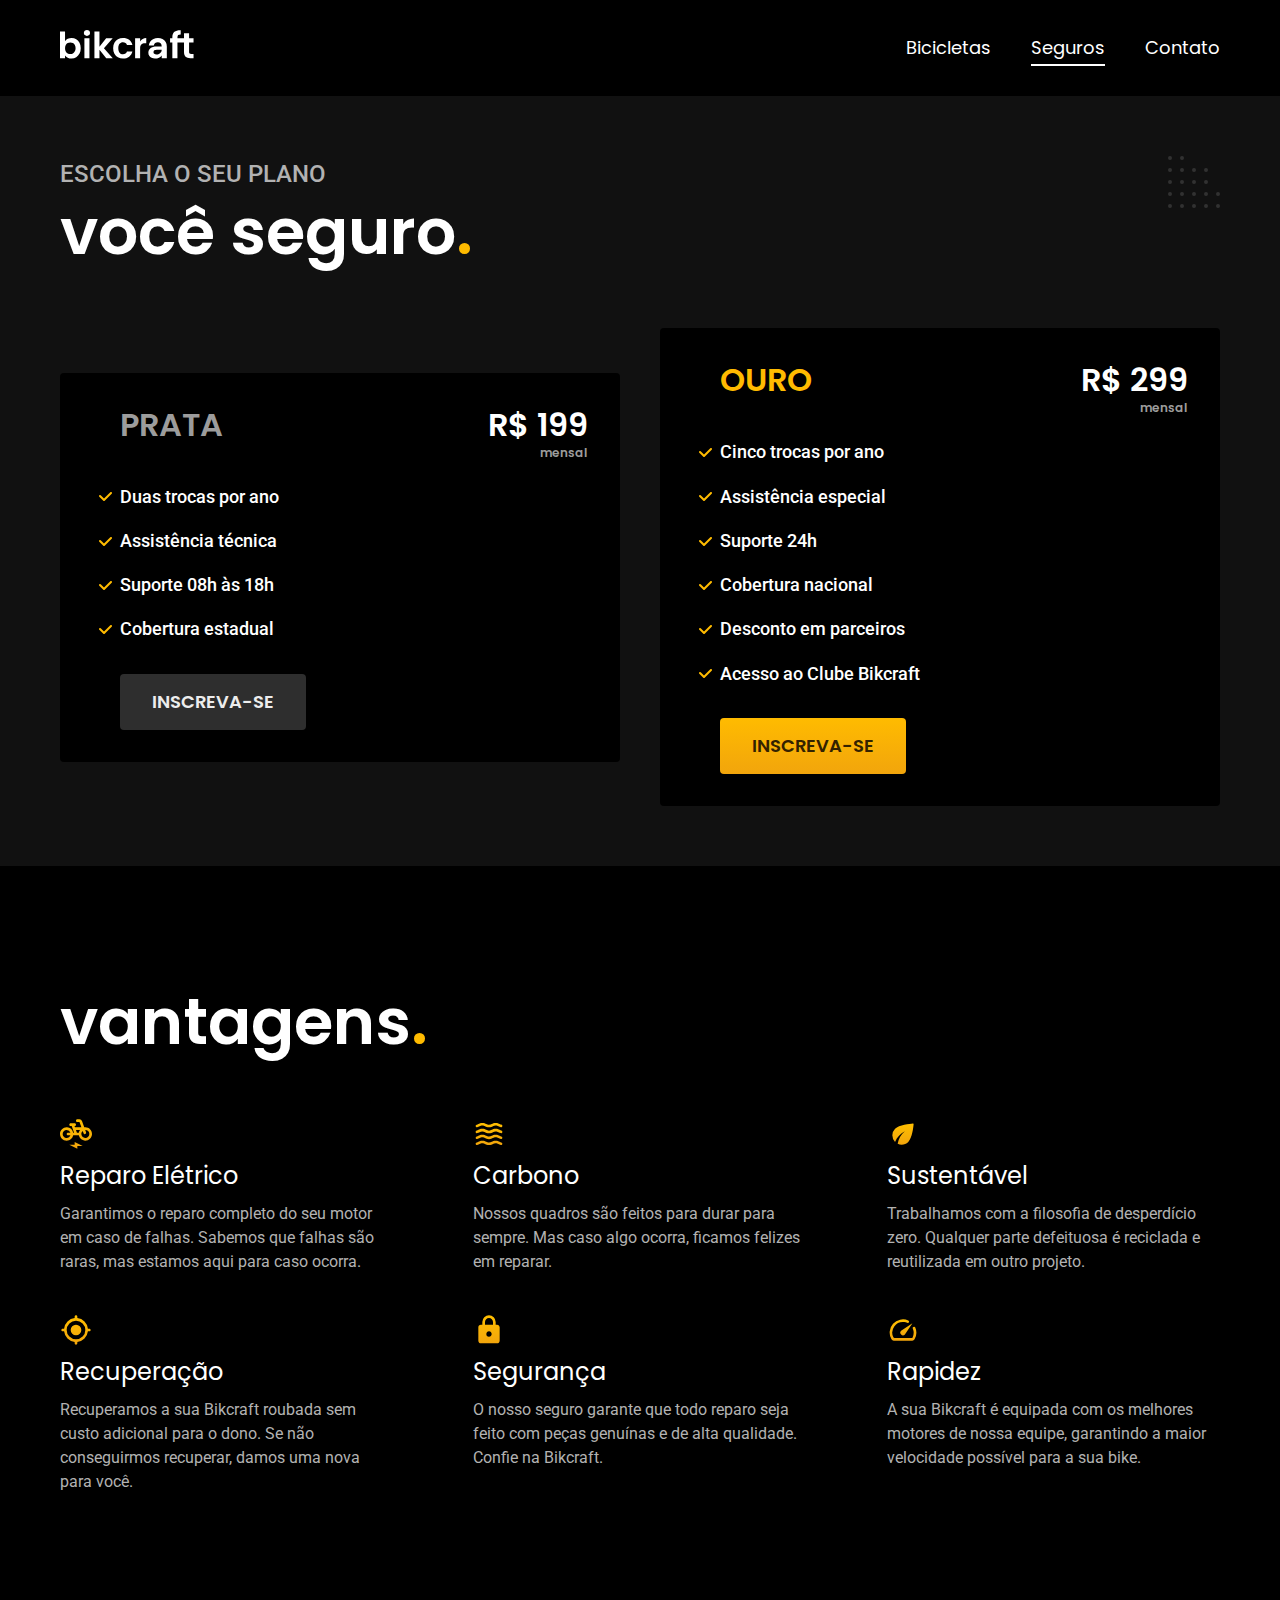
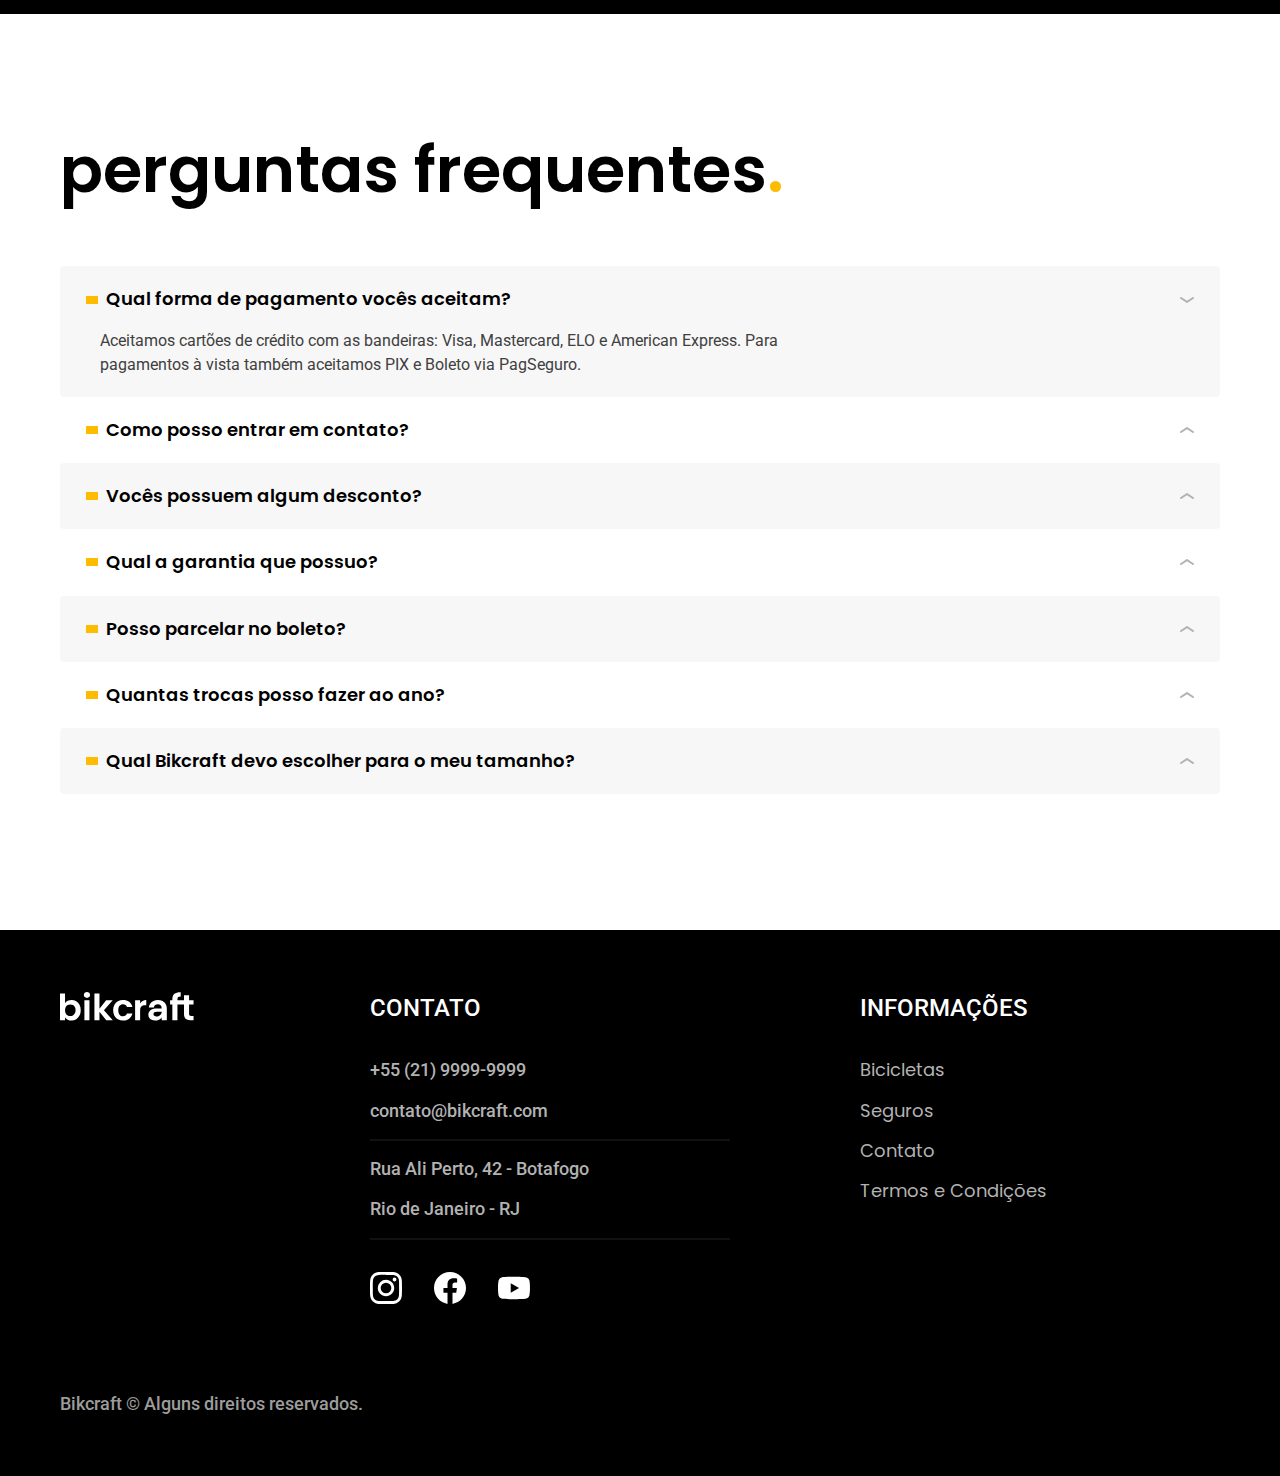
<file: seguros.html>
<!DOCTYPE html>
<html lang="pt-br">

<head>
  <meta charset="UTF-8">
  <meta name="description" content="Termos e Condições.">
  <meta name="viewport" content="width=device-width, initial-scale=1.0">
  <link rel="preload" href="./css/style.min.css" as="style">
  <link rel="stylesheet" href="./css/style.min.css">

  <link rel="preconnect" href="https://fonts.googleapis.com">
  <link rel="preconnect" href="https://fonts.gstatic.com" crossorigin>
  <link href="https://fonts.googleapis.com/css2?family=Merriweather:ital,wght@1,900&family=Poppins:wght@400;600&family=Roboto:wght@400;500&display=swap" rel="stylesheet">

  <link rel="icon" href="./favicon.svg" type="image/svg+xml">

  <title> Seguros | Bikcraft</title>
  <script>document.documentElement.classList.add('js');</script>
</head>

<body id="seguros">
  <header class="header-bg">
    <div class="header container">
      <a href="./"><img src="./img/bikcraft.svg" width="136" height="32" alt="Bikcraft"></a>
      <nav aria-label="primaria">

        <ul class="header-menu font-1-m cor-0">
          <li><a href="bicicletas.html">Bicicletas</a></li>
          <li><a href="seguros.html">Seguros</a></li>
          <li><a href="contato.html">Contato</a></li>
        </ul>

      </nav>
    </div>
  </header>

  <main class="seguros-bg">
    <div class="titulo-bg">
      <div class="titulo container">
        <p class="font-2-l-b cor-5">Escolha o seu plano</p>
        <h1 class="font-1-xxl cor-0">você seguro<span class="cor-p1">.</span></h1>
      </div>
    </div>

    <div class="seguros container">
      <div class="seguros-item fadeInLeft" data-anime="200">
        <h3 class="font-1-xl cor-6">PRATA</h3>
        <span class="font-1-xl cor-0">R$ 199 <span class="font-1-xs cor-6">mensal</span></span>
        <ul class="font-2-m cor-0">
          <li>Duas trocas por ano</li>
          <li>Assistência técnica</li>
          <li>Suporte 08h às 18h</li>
          <li>Cobertura estadual</li>
        </ul>
        <a class="botao secundario" href="./orcamento.html?tipo=seguro&produto=prata">Inscreva-se</a>
      </div>

      <div class="seguros-item fadeInRight" data-anime="400">
        <h3 class="font-1-xl cor-p1">OURO</h3>
        <span class="font-1-xl cor-0">R$ 299 <span class="font-1-xs cor-6">mensal</span></span>
        <ul class="font-2-m cor-0">
          <li>Cinco trocas por ano</li>
          <li>Assistência especial</li>
          <li>Suporte 24h</li>
          <li>Cobertura nacional</li>
          <li>Desconto em parceiros</li>
          <li>Acesso ao Clube Bikcraft</li>
        </ul>
        <a class="botao" href="./orcamento.html?tipo=seguro&produto=ouro">Inscreva-se</a>
      </div>
    </div>
  </main>

  <article>
    <div class="vantagens-bg">
      <div class="vantagens container">
        <h2 class="font-1-xxl cor-0">vantagens<span class="cor-p1">.</span></h2>

        <ul>
          <li>
            <img src="./img/icones/eletrica.svg" width="32" height="32" alt="">
            <h3 class="font-1-l cor-0">Reparo Elétrico</h3>
            <p class="font-2-s cor-5">Garantimos o reparo completo do seu motor em caso de falhas. Sabemos que falhas são raras, mas estamos aqui para caso ocorra.</p>
          </li>
          <li>
            <img src="./img/icones/carbono.svg" width="32" height="32" alt="">
            <h3 class="font-1-l cor-0">Carbono</h3>
            <p class="font-2-s cor-5">Nossos quadros são feitos para durar para sempre. Mas caso algo ocorra, ficamos felizes em reparar.</p>
          </li>
          <li>
            <img src="./img/icones/sustentavel.svg" width="32" height="32" alt="">
            <h3 class="font-1-l cor-0">Sustentável</h3>
            <p class="font-2-s cor-5">Trabalhamos com a filosofia de desperdício zero. Qualquer parte defeituosa é reciclada e reutilizada em outro projeto.</p>
          </li>
          <li>
            <img src="./img/icones/rastreador.svg" width="32" height="32" alt="">
            <h3 class="font-1-l cor-0">Recuperação</h3>
            <p class="font-2-s cor-5">Recuperamos a sua Bikcraft roubada sem custo adicional para o dono. Se não conseguirmos recuperar, damos uma nova para você.</p>
          </li>
          <li>
            <img src="./img/icones/seguro.svg" width="32" height="32" alt="">
            <h3 class="font-1-l cor-0">Segurança</h3>
            <p class="font-2-s cor-5">O nosso seguro garante que todo reparo seja feito com peças genuínas e de alta qualidade. Confie na Bikcraft.</p>
          </li>
          <li>
            <img src="./img/icones/velocidade.svg" width="32" height="32" alt="">
            <h3 class="font-1-l cor-0">Rapidez</h3>
            <p class="font-2-s cor-5">A sua Bikcraft é equipada com os melhores motores de nossa equipe, garantindo a maior velocidade possível para a sua bike.</p>
          </li>
        </ul>
      </div>
    </div>
  </article>

  <article class="perguntas container">
    <h2 class="font-1-xxl">perguntas frequentes<span class="cor-p1">.</span></h2>

    <dl>
      <div>
        <dt><button class="font-1-m-b" aria-controls="pergunta1" aria-expanded="true">Qual forma de pagamento vocês aceitam?</button></dt>
        <dd id="pergunta1" class="font-2-s cor-9 ativa">Aceitamos cartões de crédito com as bandeiras: Visa, Mastercard, ELO e American Express. Para pagamentos à vista também aceitamos PIX e Boleto via PagSeguro.</dd>
      </div>
      <div>
        <dt><button class="font-1-m-b" aria-controls="pergunta2" aria-expanded="false">Como posso entrar em contato?</button></dt>
        <dd id="pergunta2" class="font-2-s cor-9">Aceitamos cartões de crédito com as bandeiras: Visa, Mastercard, ELO e American Express. Para pagamentos à vista também aceitamos PIX e Boleto via PagSeguro.</dd>
      </div>
      <div>
        <dt><button class="font-1-m-b" aria-controls="pergunta3" aria-expanded="false">Vocês possuem algum desconto?</button></dt>
        <dd id="pergunta3" class="font-2-s cor-9">Aceitamos cartões de crédito com as bandeiras: Visa, Mastercard, ELO e American Express. Para pagamentos à vista também aceitamos PIX e Boleto via PagSeguro.</dd>
      </div>
      <div>
        <dt><button class="font-1-m-b" aria-controls="pergunta4" aria-expanded="false">Qual a garantia que possuo?</button></dt>
        <dd id="pergunta4" class="font-2-s cor-9">Aceitamos cartões de crédito com as bandeiras: Visa, Mastercard, ELO e American Express. Para pagamentos à vista também aceitamos PIX e Boleto via PagSeguro.</dd>
      </div>
      <div>
        <dt><button class="font-1-m-b" aria-controls="pergunta5" aria-expanded="false">Posso parcelar no boleto?</button></dt>
        <dd id="pergunta5" class="font-2-s cor-9">Aceitamos cartões de crédito com as bandeiras: Visa, Mastercard, ELO e American Express. Para pagamentos à vista também aceitamos PIX e Boleto via PagSeguro.</dd>
      </div>
      <div>
        <dt><button class="font-1-m-b" aria-controls="pergunta6" aria-expanded="false">Quantas trocas posso fazer ao ano?</button></dt>
        <dd id="pergunta6" class="font-2-s cor-9">Aceitamos cartões de crédito com as bandeiras: Visa, Mastercard, ELO e American Express. Para pagamentos à vista também aceitamos PIX e Boleto via PagSeguro.</dd>
      </div>
      <div>
        <dt><button class="font-1-m-b" aria-controls="pergunta7" aria-expanded="false">Qual Bikcraft devo escolher para o meu tamanho?</button></dt>
        <dd id="pergunta7" class="font-2-s cor-9">Aceitamos cartões de crédito com as bandeiras: Visa, Mastercard, ELO e American Express. Para pagamentos à vista também aceitamos PIX e Boleto via PagSeguro.</dd>
      </div>
    </dl>

  </article>

  <footer class="footer-bg">
    <div class="footer container">
      <img src="./img/bikcraft.svg" width="136" height="32" alt="Bikcraft">

      <div class="footer-contato">
        <h3 class="font-2-l-b cor-0">Contato</h3>
        <ul class="font-2-m cor-5">
          <li><a href="tel:+552199999999">+55 (21) 9999-9999</a></li>
          <li><a href="mailto:contato@bikcraft.com">contato@bikcraft.com</a></li>
          <li>Rua Ali Perto, 42 - Botafogo</li>
          <li>Rio de Janeiro - RJ</li>
        </ul>
        <div class="footer-redes">
          <a href="./">
            <img src="./img/redes/instagram.svg" width="32" height="32" alt="Instagram">
          </a>
          <a href="./">
            <img src="./img/redes/facebook.svg" width="32" height="32" alt="Facebook">
          </a> <a href="./">
            <img src="./img/redes/youtube.svg" width="32" height="32" alt="YouTube">
          </a>
        </div>
      </div>
      <div class="footer-informacoes">
        <h3 class="font-2-l-b cor-0">Informações</h3>
        <nav>
          <ul class="font-1-m cor-5">
            <li><a href="bicicletas.html">Bicicletas</a></li>
            <li><a href="seguros.html">Seguros</a></li>
            <li><a href="contato.html">Contato</a></li>
            <li><a href="termos.html">Termos e Condições</a></li>
          </ul>
        </nav>
      </div>
      <p class="footer-copy font-2-m cor-6 ">Bikcraft © Alguns direitos reservados.</p>
    </div>
  </footer>

  <script src="./js/plugins/simple-anime.js"></script>
  <script src="./js/script.js"></script>
</body>

</html>
</file>
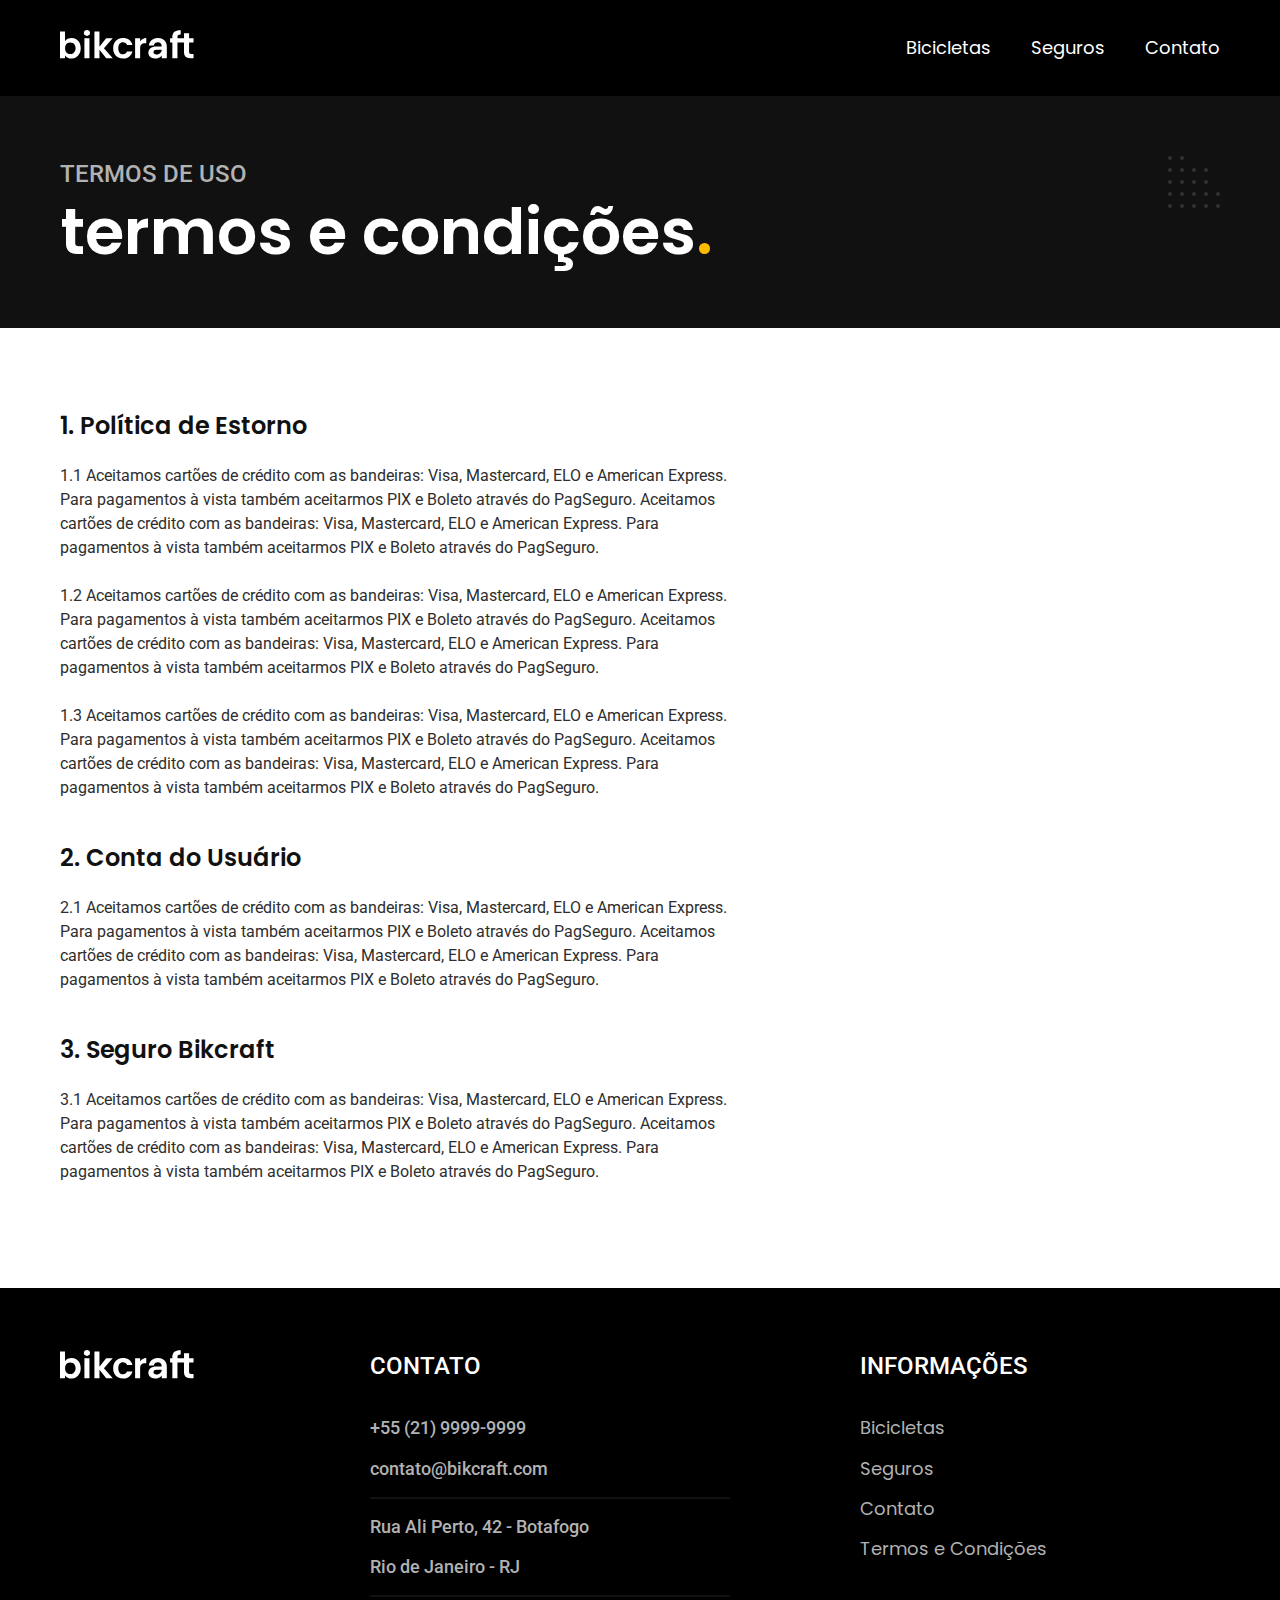
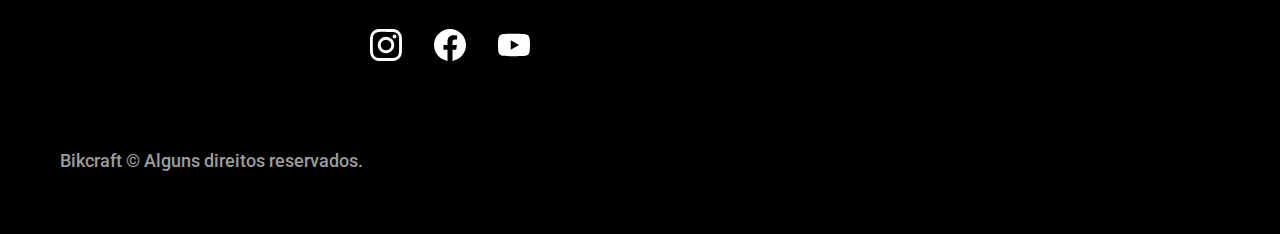
<file: termos.html>
<!DOCTYPE html>
<html lang="pt-br">

<head>
  <meta charset="UTF-8">
  <meta name="description" content="Termos e Condições.">
  <meta name="viewport" content="width=device-width, initial-scale=1.0">
  <link rel="preload" href="./css/style.min.css" as="style">
  <link rel="stylesheet" href="./css/style.min.css">

  <link rel="preconnect" href="https://fonts.googleapis.com">
  <link rel="preconnect" href="https://fonts.gstatic.com" crossorigin>
  <link href="https://fonts.googleapis.com/css2?family=Merriweather:ital,wght@1,900&family=Poppins:wght@400;600&family=Roboto:wght@400;500&display=swap" rel="stylesheet">

  <link rel="icon" href="./favicon.svg" type="image/svg+xml">

  <title> Termos e Condições | Bikcraft</title>
  <script>document.documentElement.classList.add('js');</script>
</head>

<body id="termos">
  <header class="header-bg">
    <div class="header container">
      <a href="./"><img src="./img/bikcraft.svg" width="136" height="32" alt="Bikcraft"></a>
      <nav aria-label="primaria">

        <ul class="header-menu font-1-m cor-0">
          <li><a href="bicicletas.html">Bicicletas</a></li>
          <li><a href="seguros.html">Seguros</a></li>
          <li><a href="contato.html">Contato</a></li>
        </ul>

      </nav>
    </div>
  </header>

  <main>
    <div class="titulo-bg">
      <div class="titulo container">
        <p class="font-2-l-b cor-5">Termos de uso</p>
        <h1 class="font-1-xxl cor-0">termos e condições<span class="cor-p1">.</span></h1>
      </div>
    </div>

    <div class="termos font-2-s cor-10 container">
      <h2 class="font-1-l cor-11">1. Política de Estorno</h2>
      <p>1.1 Aceitamos cartões de crédito com as bandeiras: Visa, Mastercard, ELO e American Express. Para pagamentos à vista também aceitarmos PIX e Boleto através do PagSeguro. Aceitamos cartões de crédito com as bandeiras: Visa, Mastercard, ELO e American Express. Para pagamentos à vista também aceitarmos PIX e Boleto através do PagSeguro.</p>
      <p>1.2 Aceitamos cartões de crédito com as bandeiras: Visa, Mastercard, ELO e American Express. Para pagamentos à vista também aceitarmos PIX e Boleto através do PagSeguro. Aceitamos cartões de crédito com as bandeiras: Visa, Mastercard, ELO e American Express. Para pagamentos à vista também aceitarmos PIX e Boleto através do PagSeguro.</p>
      <p>1.3 Aceitamos cartões de crédito com as bandeiras: Visa, Mastercard, ELO e American Express. Para pagamentos à vista também aceitarmos PIX e Boleto através do PagSeguro. Aceitamos cartões de crédito com as bandeiras: Visa, Mastercard, ELO e American Express. Para pagamentos à vista também aceitarmos PIX e Boleto através do PagSeguro.</p>
      <h2 class="font-1-l cor-11">2. Conta do Usuário</h2>
      <p>2.1 Aceitamos cartões de crédito com as bandeiras: Visa, Mastercard, ELO e American Express. Para pagamentos à vista também aceitarmos PIX e Boleto através do PagSeguro. Aceitamos cartões de crédito com as bandeiras: Visa, Mastercard, ELO e American Express. Para pagamentos à vista também aceitarmos PIX e Boleto através do PagSeguro.</p>
      <h2 class="font-1-l cor-11">3. Seguro Bikcraft</h2>
      <p>3.1 Aceitamos cartões de crédito com as bandeiras: Visa, Mastercard, ELO e American Express. Para pagamentos à vista também aceitarmos PIX e Boleto através do PagSeguro. Aceitamos cartões de crédito com as bandeiras: Visa, Mastercard, ELO e American Express. Para pagamentos à vista também aceitarmos PIX e Boleto através do PagSeguro.</p>
    </div>
  </main>

  <footer class="footer-bg">
    <div class="footer container">
      <img src="./img/bikcraft.svg" width="136" height="32" alt="Bikcraft">

      <div class="footer-contato">
        <h3 class="font-2-l-b cor-0">Contato</h3>
        <ul class="font-2-m cor-5">
          <li><a href="tel:+552199999999">+55 (21) 9999-9999</a></li>
          <li><a href="mailto:contato@bikcraft.com">contato@bikcraft.com</a></li>
          <li>Rua Ali Perto, 42 - Botafogo</li>
          <li>Rio de Janeiro - RJ</li>
        </ul>
        <div class="footer-redes">
          <a href="./">
            <img src="./img/redes/instagram.svg" width="32" height="32" alt="Instagram">
          </a>
          <a href="./">
            <img src="./img/redes/facebook.svg" width="32" height="32" alt="Facebook">
          </a> <a href="./">
            <img src="./img/redes/youtube.svg" width="32" height="32" alt="YouTube">
          </a>
        </div>
      </div>
      <div class="footer-informacoes">
        <h3 class="font-2-l-b cor-0">Informações</h3>
        <nav>
          <ul class="font-1-m cor-5">
            <li><a href="bicicletas.html">Bicicletas</a></li>
            <li><a href="seguros.html">Seguros</a></li>
            <li><a href="contato.html">Contato</a></li>
            <li><a href="termos.html">Termos e Condições</a></li>
          </ul>
        </nav>
      </div>
      <p class="footer-copy font-2-m cor-6 ">Bikcraft © Alguns direitos reservados.</p>
    </div>
  </footer>

  <script src="./js/script.js"></script>
</body>

</html>
</file>
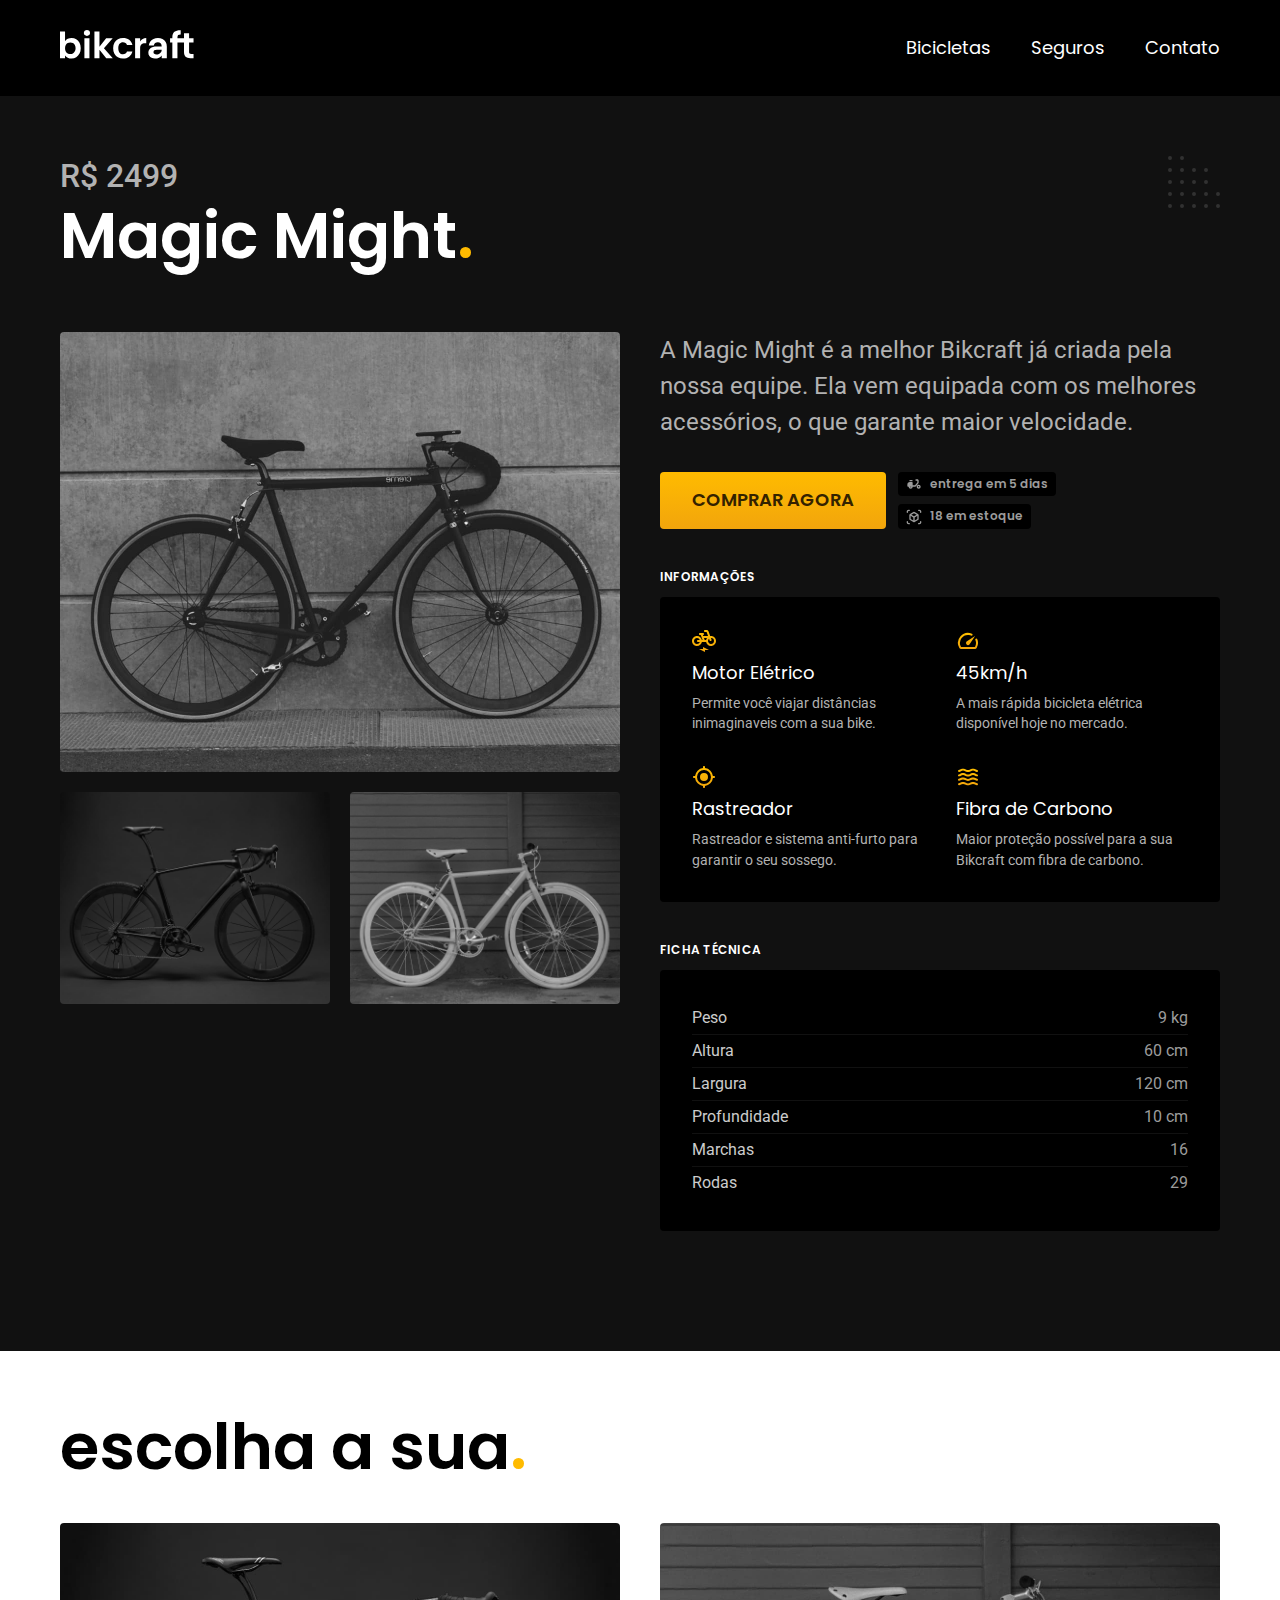
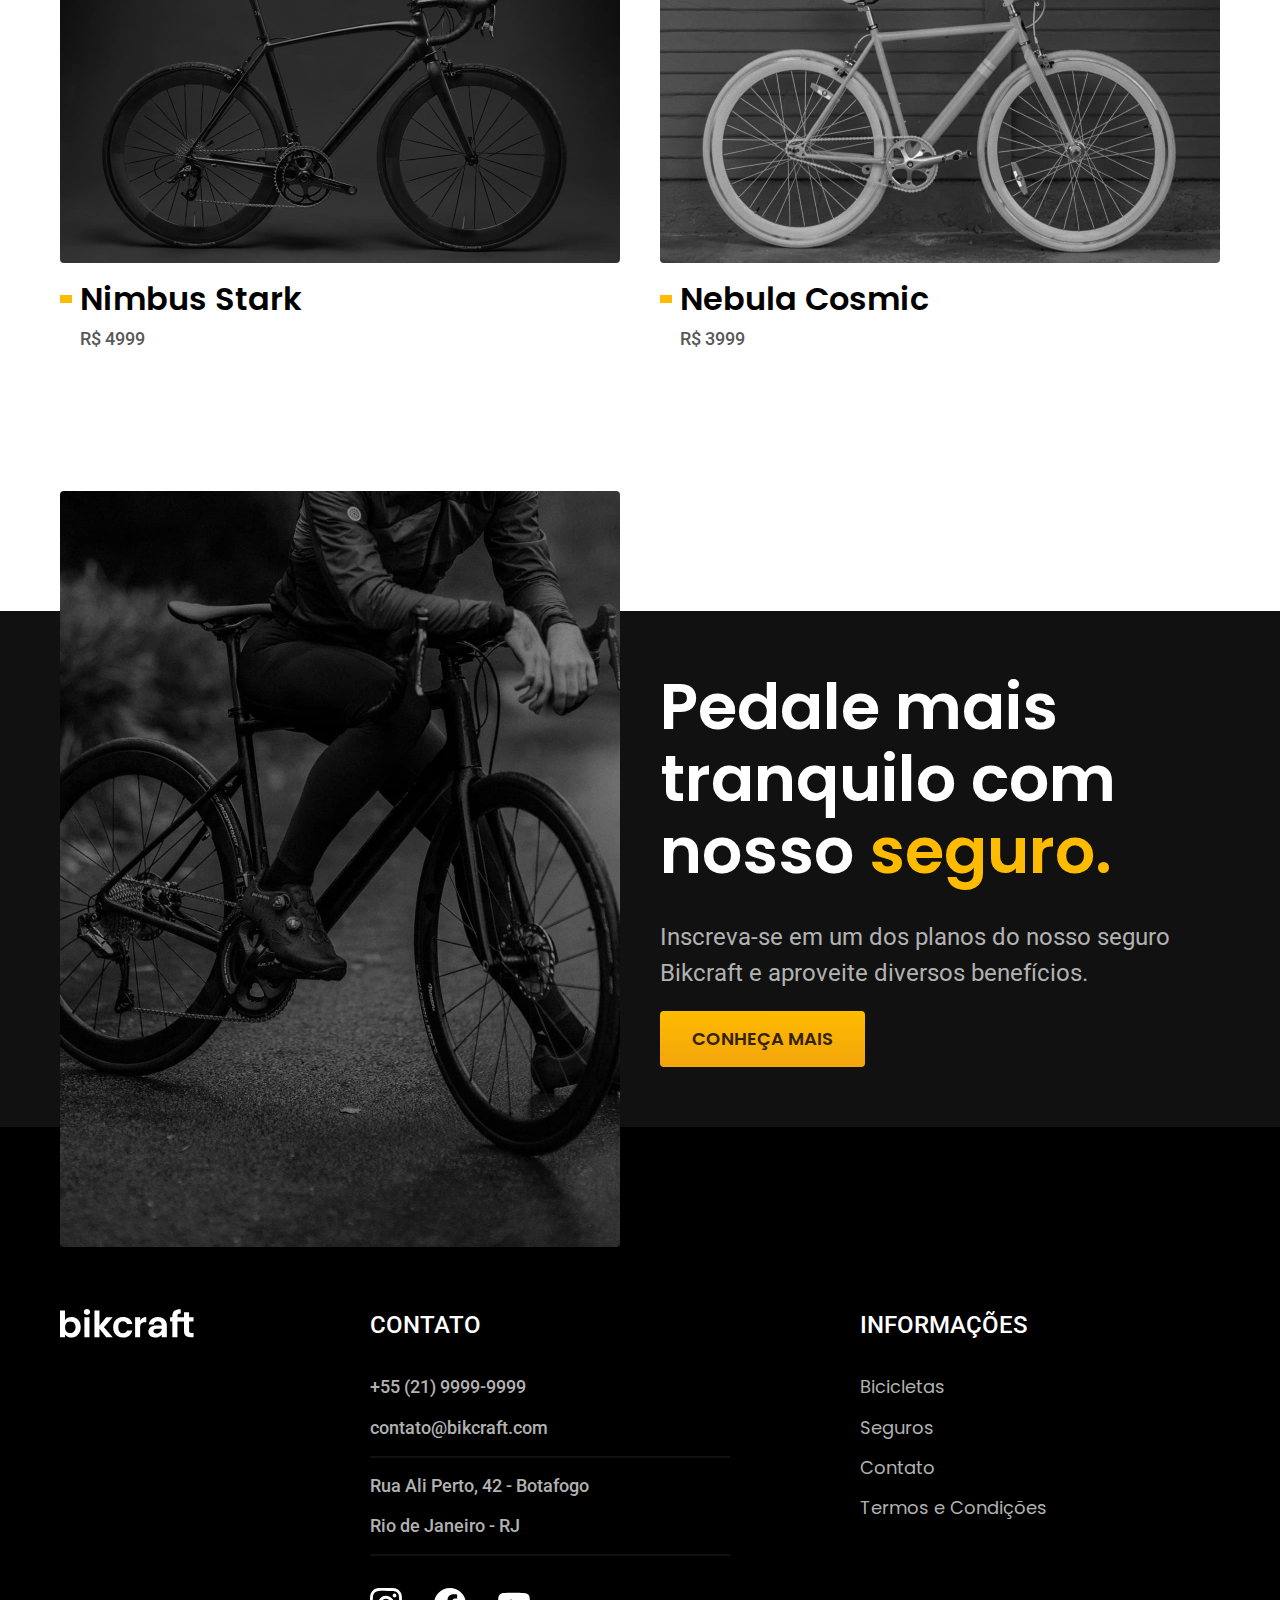
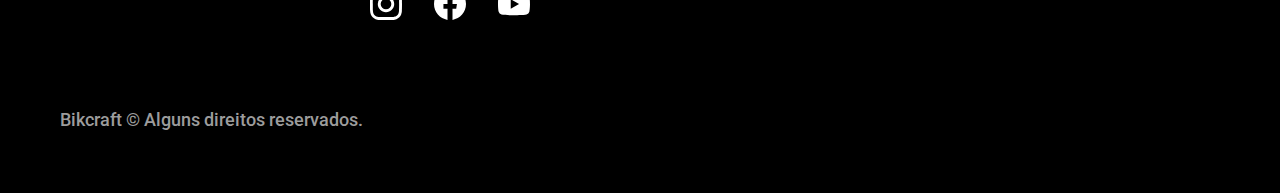
<file: bicicletas/magic.html>
<!DOCTYPE html>
<html lang="pt-br">

<head>
  <meta charset="UTF-8">
  <meta name="description" content="Termos e Condições.">
  <meta name="viewport" content="width=device-width, initial-scale=1.0">
  <link rel="preload" href="../css/style.min.css" as="style">
  <link rel="stylesheet" href="../css/style.min.css">

  <link rel="preconnect" href="https://fonts.googleapis.com">
  <link rel="preconnect" href="https://fonts.gstatic.com" crossorigin>
  <link href="https://fonts.googleapis.com/css2?family=Merriweather:ital,wght@1,900&family=Poppins:wght@400;600&family=Roboto:wght@400;500&display=swap" rel="stylesheet">

  <link rel="icon" href="../favicon.svg" type="image/svg+xml">

  <title> Magic Might | Bikcraft</title>
  <script>document.documentElement.classList.add('js');</script>
</head>

<body id="bicicleta">
  <header class="header-bg">
    <div class="header container">
      <a href="../"><img src="../img/bikcraft.svg" width="136" height="32" alt="Bikcraft"></a>
      <nav aria-label="primaria">

        <ul class="header-menu font-1-m cor-0">
          <li><a href="../bicicletas.html">Bicicletas</a></li>
          <li><a href="../seguros.html">Seguros</a></li>
          <li><a href="../contato.html">Contato</a></li>
        </ul>

      </nav>
    </div>
  </header>

  <main class="titulo-bg">
    <div>
      <div class="titulo container">
        <p class="font-2-xl cor-5">R$ 2499</p>
        <h1 class="font-1-xxl cor-0">Magic Might<span class="cor-p1">.</span></h1>
      </div>
    </div>

    <div class="bicicleta container">
      <div class="bicicleta-imagens">
        <img src="../img/bicicleta/nimbus2.jpg" width="1120" height="880" alt="Bicicleta 2">
        <img src="../img/bicicleta/nimbus1.jpg" width="1120" height="880" alt="Bicicleta 1">
        <img src="../img/bicicleta/nimbus3.jpg" width="1120" height="880" alt="Bicicleta 3">
      </div>
      <div class="bicicleta-conteudo">
        <p class="font-2-l cor-5">A Magic Might é a melhor Bikcraft já criada pela nossa equipe. Ela vem equipada com os melhores acessórios, o que garante maior velocidade.</p>
        <div class="bicicleta-comprar">
          <a class="botao" href="../orcamento.html?tipo=bikcraft&produto=magic">COMPRAR AGORA</a>
          <span class="font-1-xs cor-6"><img src="../img/icones/entrega.svg" width="16" height="16" alt="">entrega em 5 dias</span>
          <span class="font-1-xs cor-6"><img src="../img/icones/estoque.svg" width="16" height="16" alt="">18 em estoque</span>
        </div>


        <h2 class="font-1-xs cor-0">Informações</h2>
        <ul class="bicicleta-informacoes">
          <li>
            <img src="../img/icones/eletrica.svg" width="32" height="32" alt="">
            <h3 class="font-1-m cor-0">Motor Elétrico</h3>
            <p class="font-2-xs cor-5">Permite você viajar distâncias inimaginaveis com a sua bike.</p>
          </li>
          <li>
            <img src="../img/icones/velocidade.svg" width="32" height="32" alt="">
            <h3 class="font-1-m cor-0">45km/h</h3>
            <p class="font-2-xs cor-5">A mais rápida bicicleta elétrica disponível hoje no mercado.</p>
          </li>
          <li>
            <img src="../img/icones/rastreador.svg" width="32" height="32" alt="">
            <h3 class="font-1-m cor-0">Rastreador</h3>
            <p class="font-2-xs cor-5">Rastreador e sistema anti-furto para garantir o seu sossego.</p>
          </li>
          <li>
            <img src="../img/icones/carbono.svg" width="32" height="32" alt="">
            <h3 class="font-1-m cor-0">Fibra de Carbono</h3>
            <p class="font-2-xs cor-5">Maior proteção possível para a sua Bikcraft com fibra de carbono.
            </p>
          </li>
        </ul>
        <h2 class="font-1-xs cor-0">Ficha Técnica</h2>
        <ul class="bicicleta-ficha font-2-s cor-4">
          <li>Peso <span>9 kg</span></li>
          <li>Altura <span>60 cm</span></li>
          <li>Largura <span>120 cm</span></li>
          <li>Profundidade <span>10 cm</span></li>
          <li>Marchas <span>16</span></li>
          <li>Rodas <span>29</span></li>
        </ul>
      </div>
    </div>
  </main>

  <article class="bicicletas-lista container">
    <h2 class="font-1-xxl">escolha a sua<span class="cor-p1">.</span></h2>

    <ul>
      <li>
        <a href="./nimbus.html">
          <img src="../img/bicicletas/nimbus.jpg" width="1120" height="680" alt="Bicicleta preta">
          <h3 class="font-1-xl">Nimbus Stark</h3>
          <span class="font-2-m cor-8">R$ 4999</span>
        </a>
      </li>
      <li>
        <a href="./nebula.html">
          <img src="../img/bicicletas/nebula.jpg" width="1120" height="680" alt="Bicicleta preta">
          <h3 class="font-1-xl">Nebula Cosmic</h3>
          <span class="font-2-m cor-8">R$ 3999</span>
        </a>
      </li>
    </ul>
  </article>

  <article class="seguro-bg">
    <div class="seguro container">
      <div class="seguro-imagem">
        <img src="../img/fotos/seguros.jpg" width="1360" height="1512" alt="pessoa parada encima de uma bicicleta">
      </div>
      <div class="seguro-conteudo">
        <h2 class="font-1-xxl cor-0">Pedale mais tranquilo com nosso <span class="cor-p1">seguro.</span></h2>
        <p class="font-2-l cor-5">Inscreva-se em um dos planos do nosso seguro Bikcraft e aproveite diversos benefícios.</p>
        <a class="botao" href="../seguros.html">CONHEÇA MAIS</a>
      </div>
    </div>
  </article>

  <footer class="footer-bg">
    <div class="footer container">
      <img src="../img/bikcraft.svg" width="136" height="32" alt="Bikcraft">

      <div class="footer-contato">
        <h3 class="font-2-l-b cor-0">Contato</h3>
        <ul class="font-2-m cor-5">
          <li><a href="tel:+552199999999">+55 (21) 9999-9999</a></li>
          <li><a href="mailto:contato@bikcraft.com">contato@bikcraft.com</a></li>
          <li>Rua Ali Perto, 42 - Botafogo</li>
          <li>Rio de Janeiro - RJ</li>
        </ul>
        <div class="footer-redes">
          <a href="../">
            <img src="../img/redes/instagram.svg" width="32" height="32" alt="Instagram">
          </a>
          <a href="../">
            <img src="../img/redes/facebook.svg" width="32" height="32" alt="Facebook">
          </a>
          <a href="../">
            <img src="../img/redes/youtube.svg" width="32" height="32" alt="YouTube">
          </a>
        </div>
      </div>
      <div class="footer-informacoes">
        <h3 class="font-2-l-b cor-0">Informações</h3>
        <nav>
          <ul class="font-1-m cor-5">
            <li><a href="../bicicletas.html">Bicicletas</a></li>
            <li><a href="../seguros.html">Seguros</a></li>
            <li><a href="../contato.html">Contato</a></li>
            <li><a href="../termos.html">Termos e Condições</a></li>
          </ul>
        </nav>
      </div>
      <p class="footer-copy font-2-m cor-6 ">Bikcraft © Alguns direitos reservados.</p>
    </div>
  </footer>

  <script src="../js/script.js"></script>
</body>

</html>
</file>
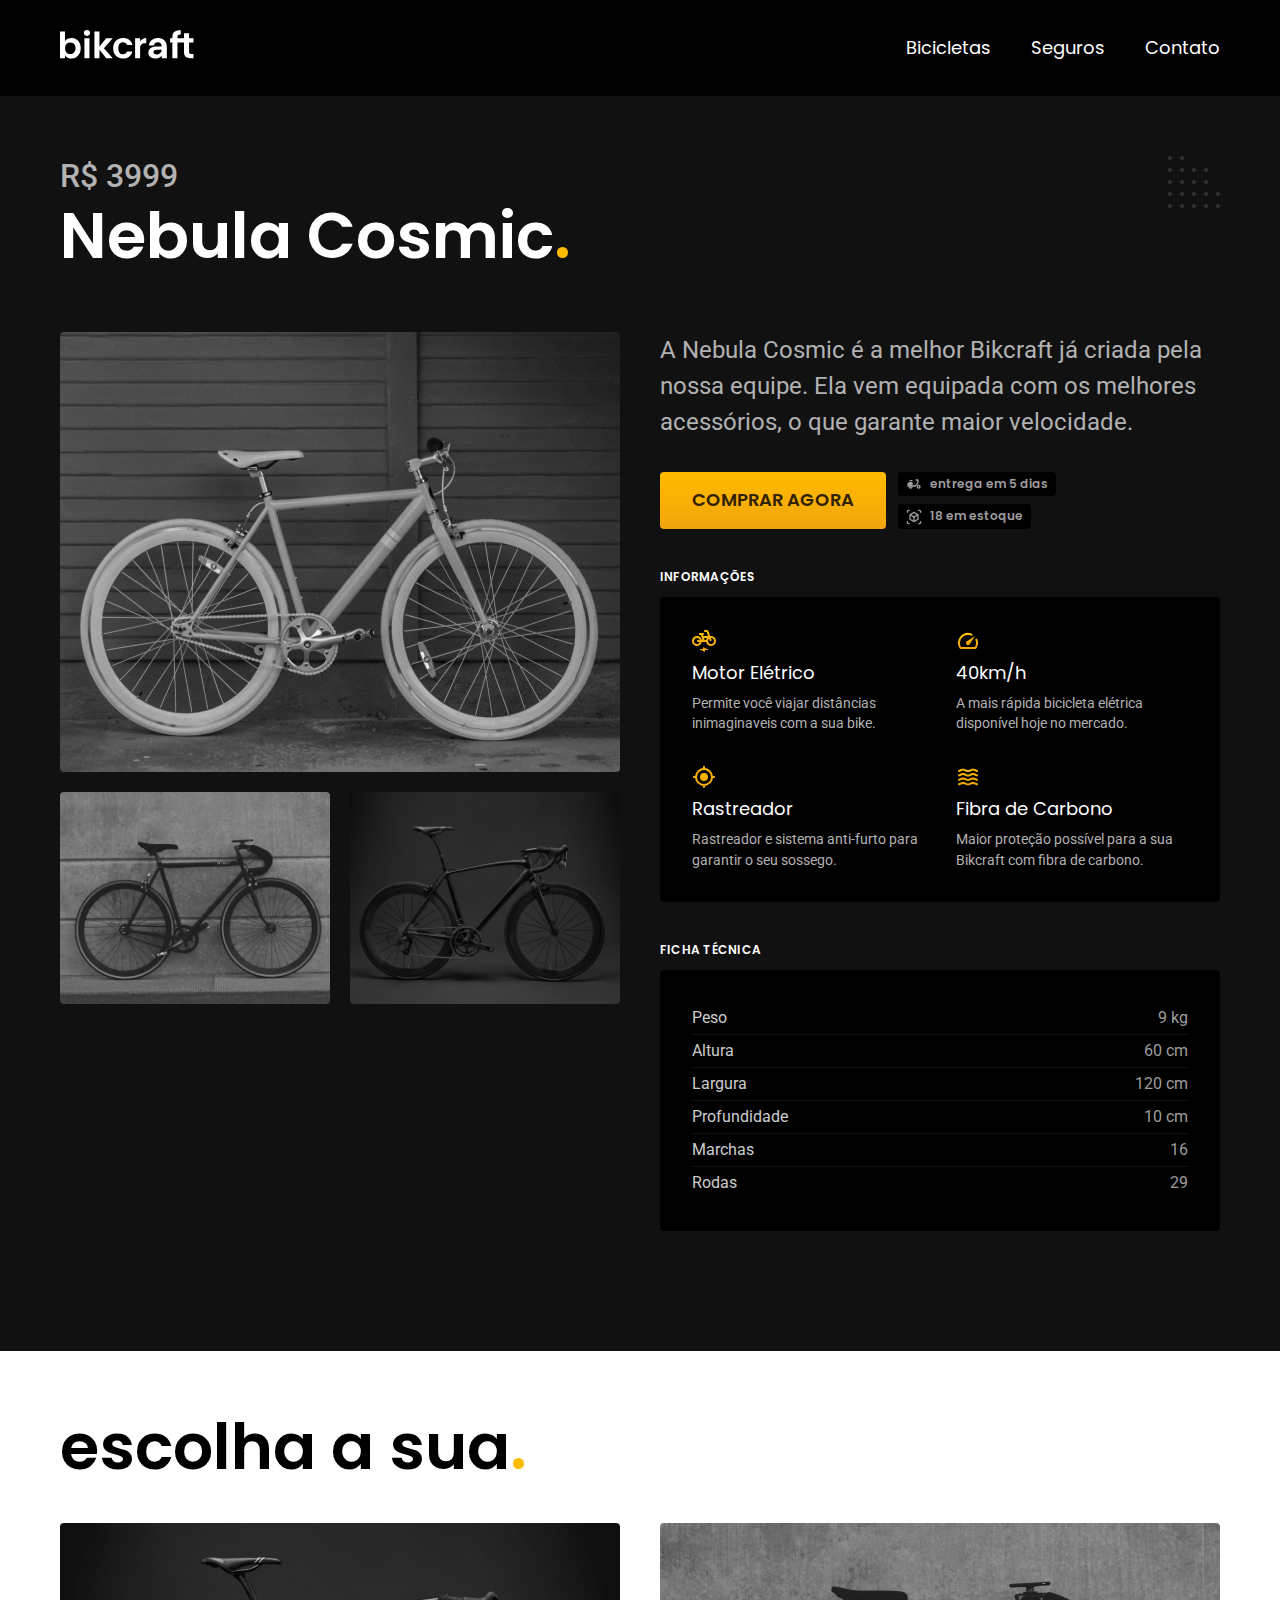
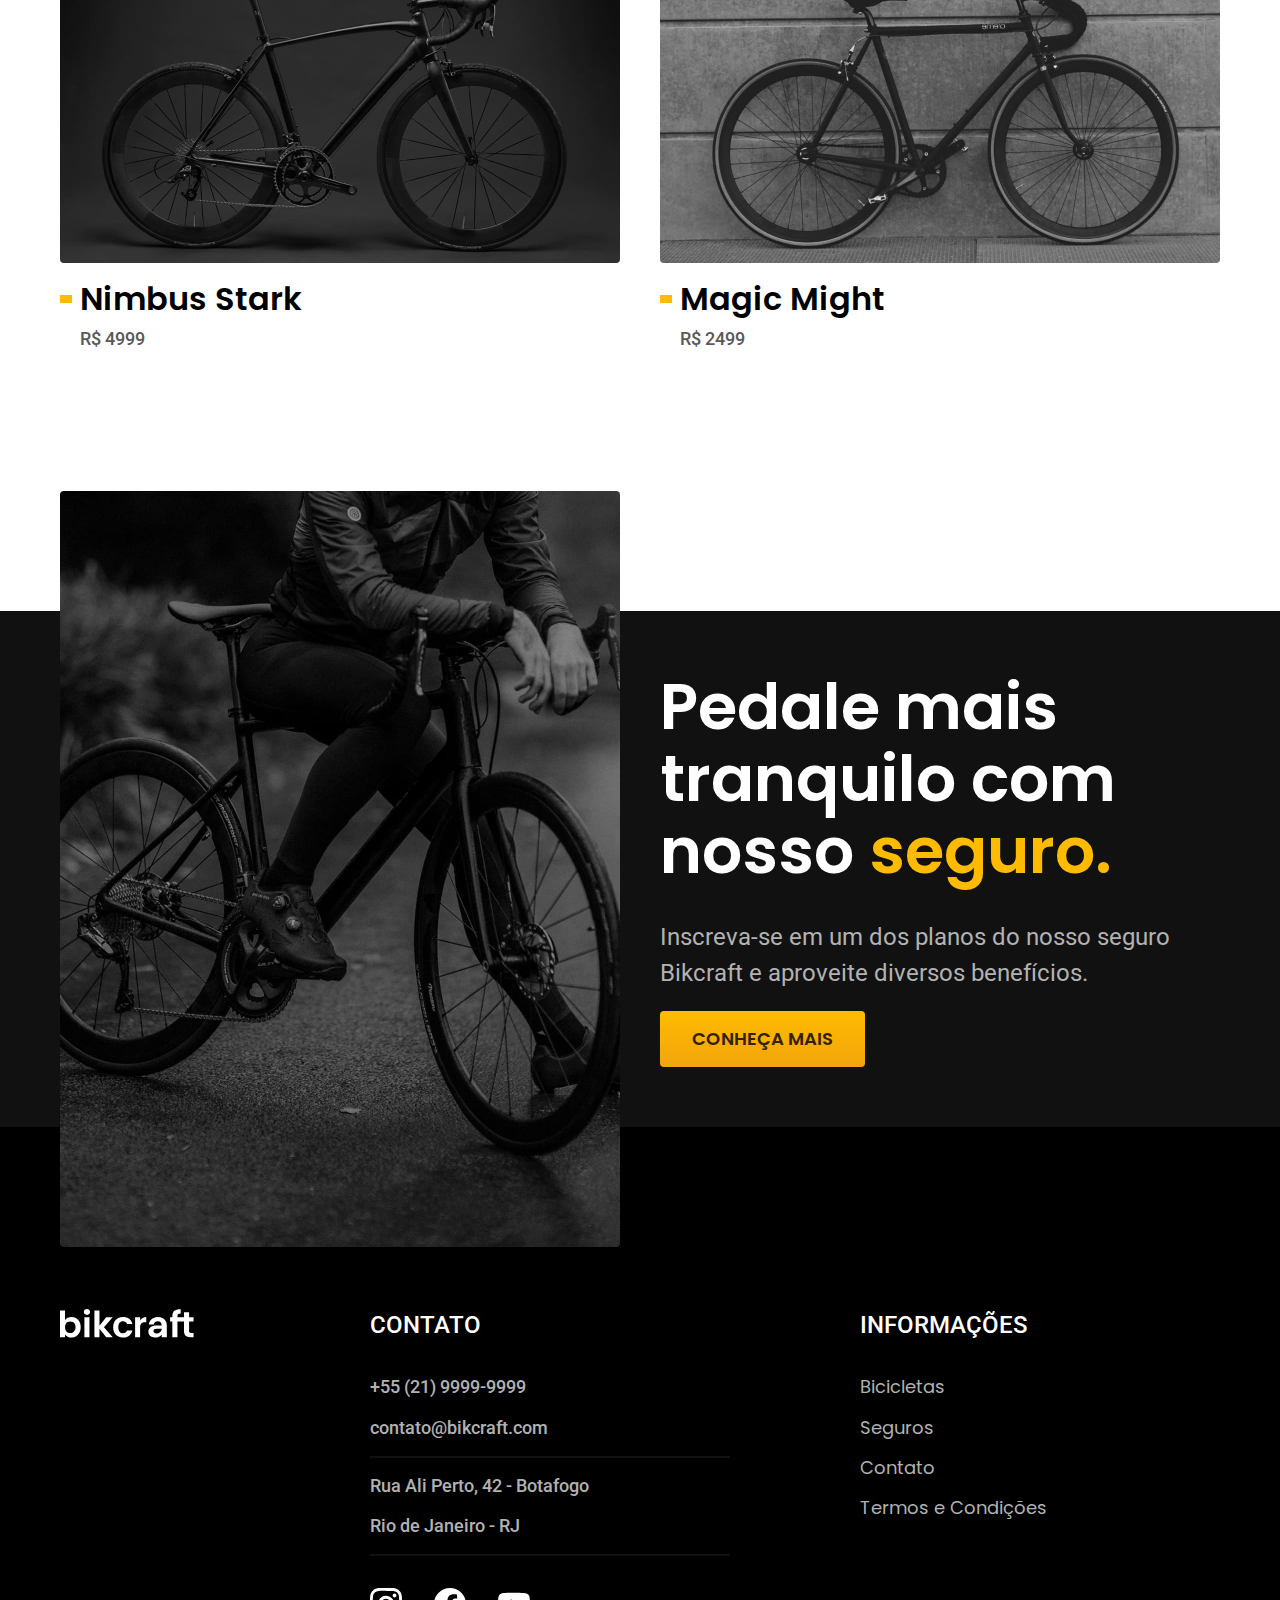
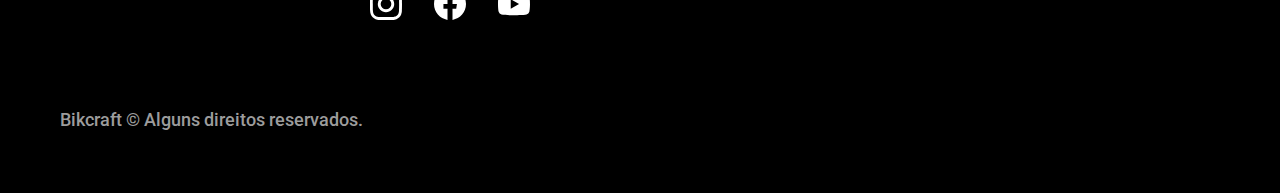
<file: bicicletas/nebula.html>
<!DOCTYPE html>
<html lang="pt-br">

<head>
  <meta charset="UTF-8">
  <meta name="description" content="Termos e Condições.">
  <meta name="viewport" content="width=device-width, initial-scale=1.0">
  <link rel="preload" href="../css/style.min.css" as="style">
  <link rel="stylesheet" href="../css/style.min.css">

  <link rel="preconnect" href="https://fonts.googleapis.com">
  <link rel="preconnect" href="https://fonts.gstatic.com" crossorigin>
  <link href="https://fonts.googleapis.com/css2?family=Merriweather:ital,wght@1,900&family=Poppins:wght@400;600&family=Roboto:wght@400;500&display=swap" rel="stylesheet">

  <link rel="icon" href="../favicon.svg" type="image/svg+xml">

  <title> Nebula Cosmic | Bikcraft</title>
  <script>document.documentElement.classList.add('js');</script>
</head>

<body id="bicicleta">
  <header class="header-bg">
    <div class="header container">
      <a href="../"><img src="../img/bikcraft.svg" width="136" height="32" alt="Bikcraft"></a>
      <nav aria-label="primaria">

        <ul class="header-menu font-1-m cor-0">
          <li><a href="../bicicletas.html">Bicicletas</a></li>
          <li><a href="../seguros.html">Seguros</a></li>
          <li><a href="../contato.html">Contato</a></li>
        </ul>

      </nav>
    </div>
  </header>

  <main class="titulo-bg">
    <div>
      <div class="titulo container">
        <p class="font-2-xl cor-5">R$ 3999</p>
        <h1 class="font-1-xxl cor-0">Nebula Cosmic<span class="cor-p1">.</span></h1>
      </div>
    </div>

    <div class="bicicleta container">
      <div class="bicicleta-imagens">
        <img src="../img/bicicleta/nimbus3.jpg" width="1120" height="880" alt="bicicleta 3">
        <img src="../img/bicicleta/nimbus2.jpg" width="1120" height="880" alt="Bicicleta 2">
        <img src="../img/bicicleta/nimbus1.jpg" width="1120" height="880" alt="Bicicleta 1">
      </div>
      <div class="bicicleta-conteudo">
        <p class="font-2-l cor-5">A Nebula Cosmic é a melhor Bikcraft já criada pela nossa equipe. Ela vem equipada com os melhores acessórios, o que garante maior velocidade.</p>
        <div class="bicicleta-comprar">
          <a class="botao" href="../orcamento.html?tipo=bikcraft&produto=nebula">COMPRAR AGORA</a>
          <span class="font-1-xs cor-6"><img src="../img/icones/entrega.svg" width="16" height="16" alt="">entrega em 5 dias</span>
          <span class="font-1-xs cor-6"><img src="../img/icones/estoque.svg" width="16" height="16" alt="">18 em estoque</span>
        </div>


        <h2 class="font-1-xs cor-0">Informações</h2>
        <ul class="bicicleta-informacoes">
          <li>
            <img src="../img/icones/eletrica.svg" width="32" height="32" alt="">
            <h3 class="font-1-m cor-0">Motor Elétrico</h3>
            <p class="font-2-xs cor-5">Permite você viajar distâncias inimaginaveis com a sua bike.</p>
          </li>
          <li>
            <img src="../img/icones/velocidade.svg" width="32" height="32" alt="">
            <h3 class="font-1-m cor-0">40km/h</h3>
            <p class="font-2-xs cor-5">A mais rápida bicicleta elétrica disponível hoje no mercado.</p>
          </li>
          <li>
            <img src="../img/icones/rastreador.svg" width="32" height="32" alt="">
            <h3 class="font-1-m cor-0">Rastreador</h3>
            <p class="font-2-xs cor-5">Rastreador e sistema anti-furto para garantir o seu sossego.</p>
          </li>
          <li>
            <img src="../img/icones/carbono.svg" width="32" height="32" alt="">
            <h3 class="font-1-m cor-0">Fibra de Carbono</h3>
            <p class="font-2-xs cor-5">Maior proteção possível para a sua Bikcraft com fibra de carbono.
            </p>
          </li>
        </ul>
        <h2 class="font-1-xs cor-0">Ficha Técnica</h2>
        <ul class="bicicleta-ficha font-2-s cor-4">
          <li>Peso <span>9 kg</span></li>
          <li>Altura <span>60 cm</span></li>
          <li>Largura <span>120 cm</span></li>
          <li>Profundidade <span>10 cm</span></li>
          <li>Marchas <span>16</span></li>
          <li>Rodas <span>29</span></li>
        </ul>
      </div>
    </div>
  </main>

  <article class="bicicletas-lista container">
    <h2 class="font-1-xxl">escolha a sua<span class="cor-p1">.</span></h2>

    <ul>
      <li>
        <a href="./nimbus.html">
          <img src="../img/bicicletas/nimbus.jpg" width="1120" height="680" alt="Bicicleta preta">
          <h3 class="font-1-xl">Nimbus Stark</h3>
          <span class="font-2-m cor-8">R$ 4999</span>
        </a>
      </li>
      <li>
        <a href="./magic.html">
          <img src="../img/bicicletas/magic.jpg" width="1120" height="680" alt="Bicicleta preta">
          <h3 class="font-1-xl">Magic Might</h3>
          <span class="font-2-m cor-8">R$ 2499</span>
        </a>
      </li>
    </ul>
  </article>

  <article class="seguro-bg">
    <div class="seguro container">
      <div class="seguro-imagem">
        <img src="../img/fotos/seguros.jpg" width="1360" height="1512" alt="pessoa parada encima de uma bicicleta">
      </div>
      <div class="seguro-conteudo">
        <h2 class="font-1-xxl cor-0">Pedale mais tranquilo com nosso <span class="cor-p1">seguro.</span></h2>
        <p class="font-2-l cor-5">Inscreva-se em um dos planos do nosso seguro Bikcraft e aproveite diversos benefícios.</p>
        <a class="botao" href="../seguros.html">CONHEÇA MAIS</a>
      </div>
    </div>
  </article>

  <footer class="footer-bg">
    <div class="footer container">
      <img src="../img/bikcraft.svg" width="136" height="32" alt="Bikcraft">

      <div class="footer-contato">
        <h3 class="font-2-l-b cor-0">Contato</h3>
        <ul class="font-2-m cor-5">
          <li><a href="tel:+552199999999">+55 (21) 9999-9999</a></li>
          <li><a href="mailto:contato@bikcraft.com">contato@bikcraft.com</a></li>
          <li>Rua Ali Perto, 42 - Botafogo</li>
          <li>Rio de Janeiro - RJ</li>
        </ul>
        <div class="footer-redes">
          <a href="../">
            <img src="../img/redes/instagram.svg" width="32" height="32" alt="Instagram">
          </a>
          <a href="../">
            <img src="../img/redes/facebook.svg" width="32" height="32" alt="Facebook">
          </a>
          <a href="../">
            <img src="../img/redes/youtube.svg" width="32" height="32" alt="YouTube">
          </a>
        </div>
      </div>
      <div class="footer-informacoes">
        <h3 class="font-2-l-b cor-0">Informações</h3>
        <nav>
          <ul class="font-1-m cor-5">
            <li><a href="../bicicletas.html">Bicicletas</a></li>
            <li><a href="../seguros.html">Seguros</a></li>
            <li><a href="../contato.html">Contato</a></li>
            <li><a href="../termos.html">Termos e Condições</a></li>
          </ul>
        </nav>
      </div>
      <p class="footer-copy font-2-m cor-6 ">Bikcraft © Alguns direitos reservados.</p>
    </div>
  </footer>

  <script src="../js/script.js"></script>
</body>

</html>
</file>
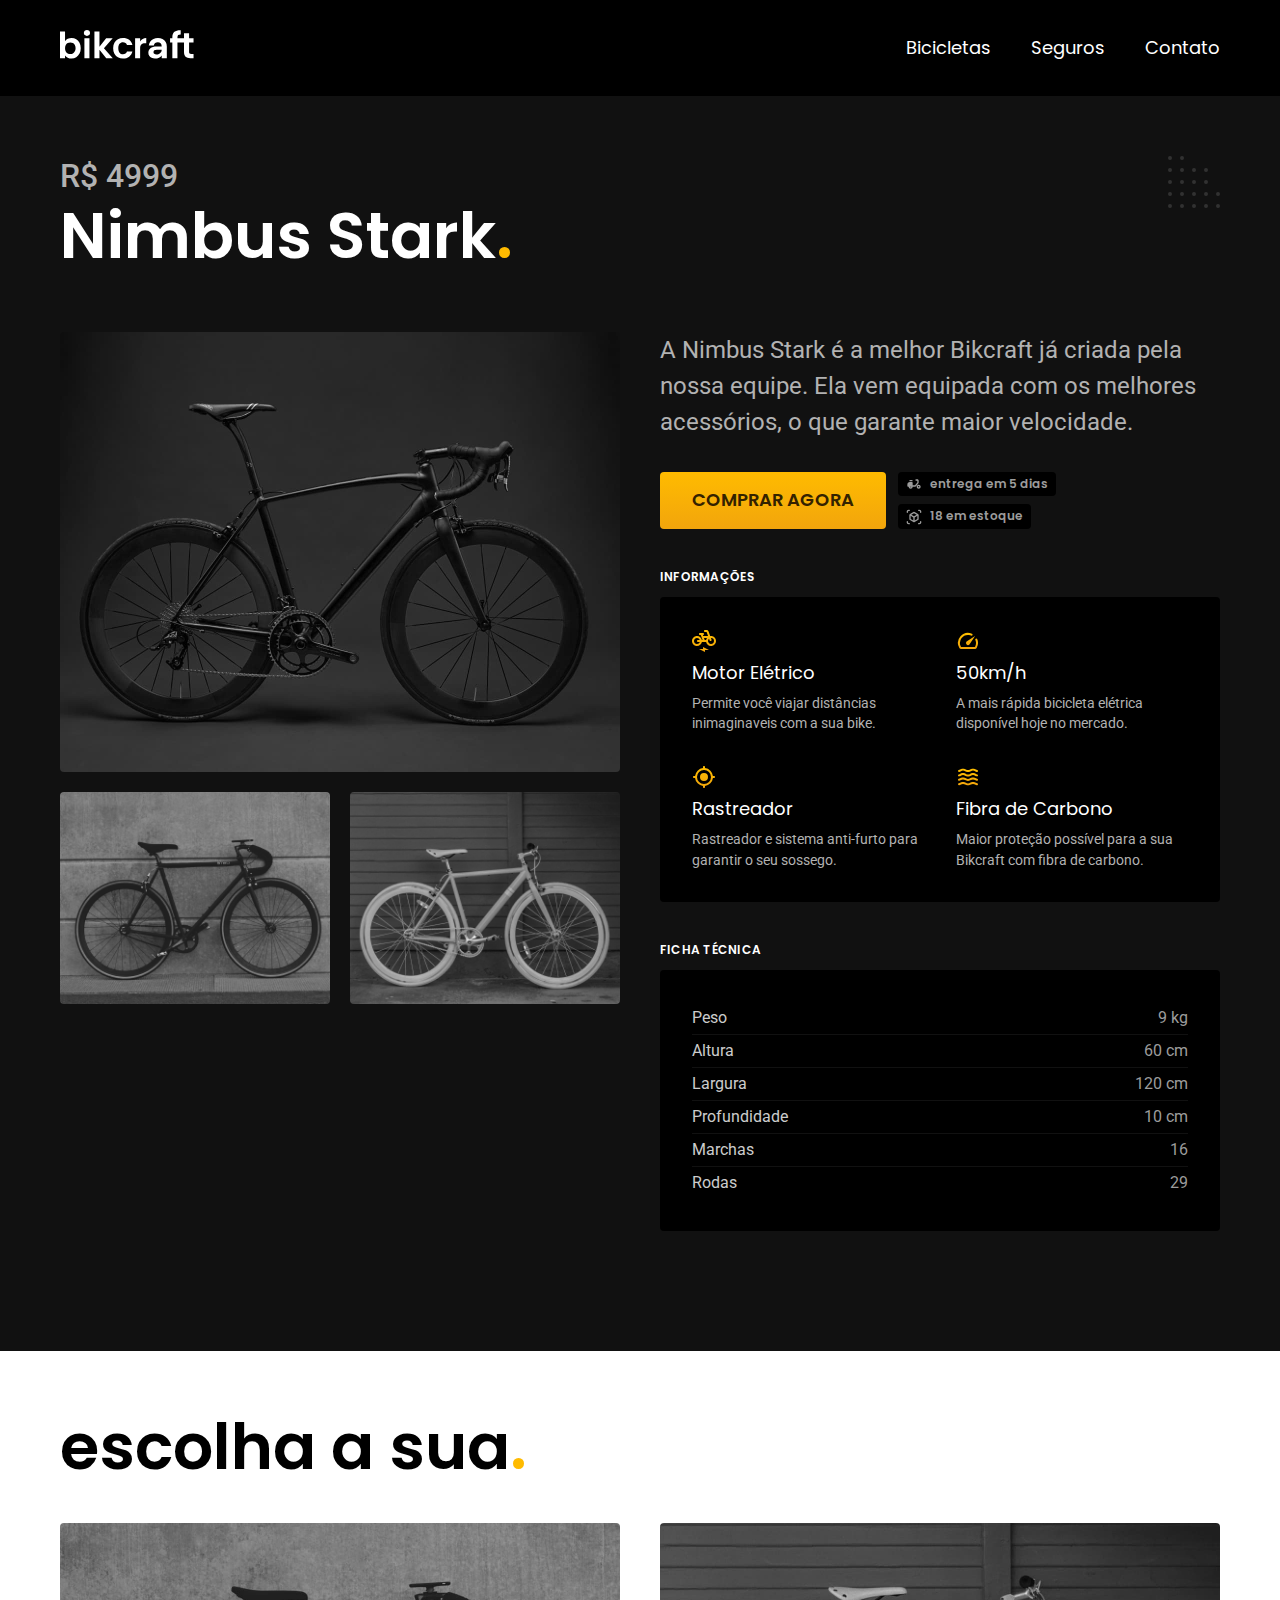
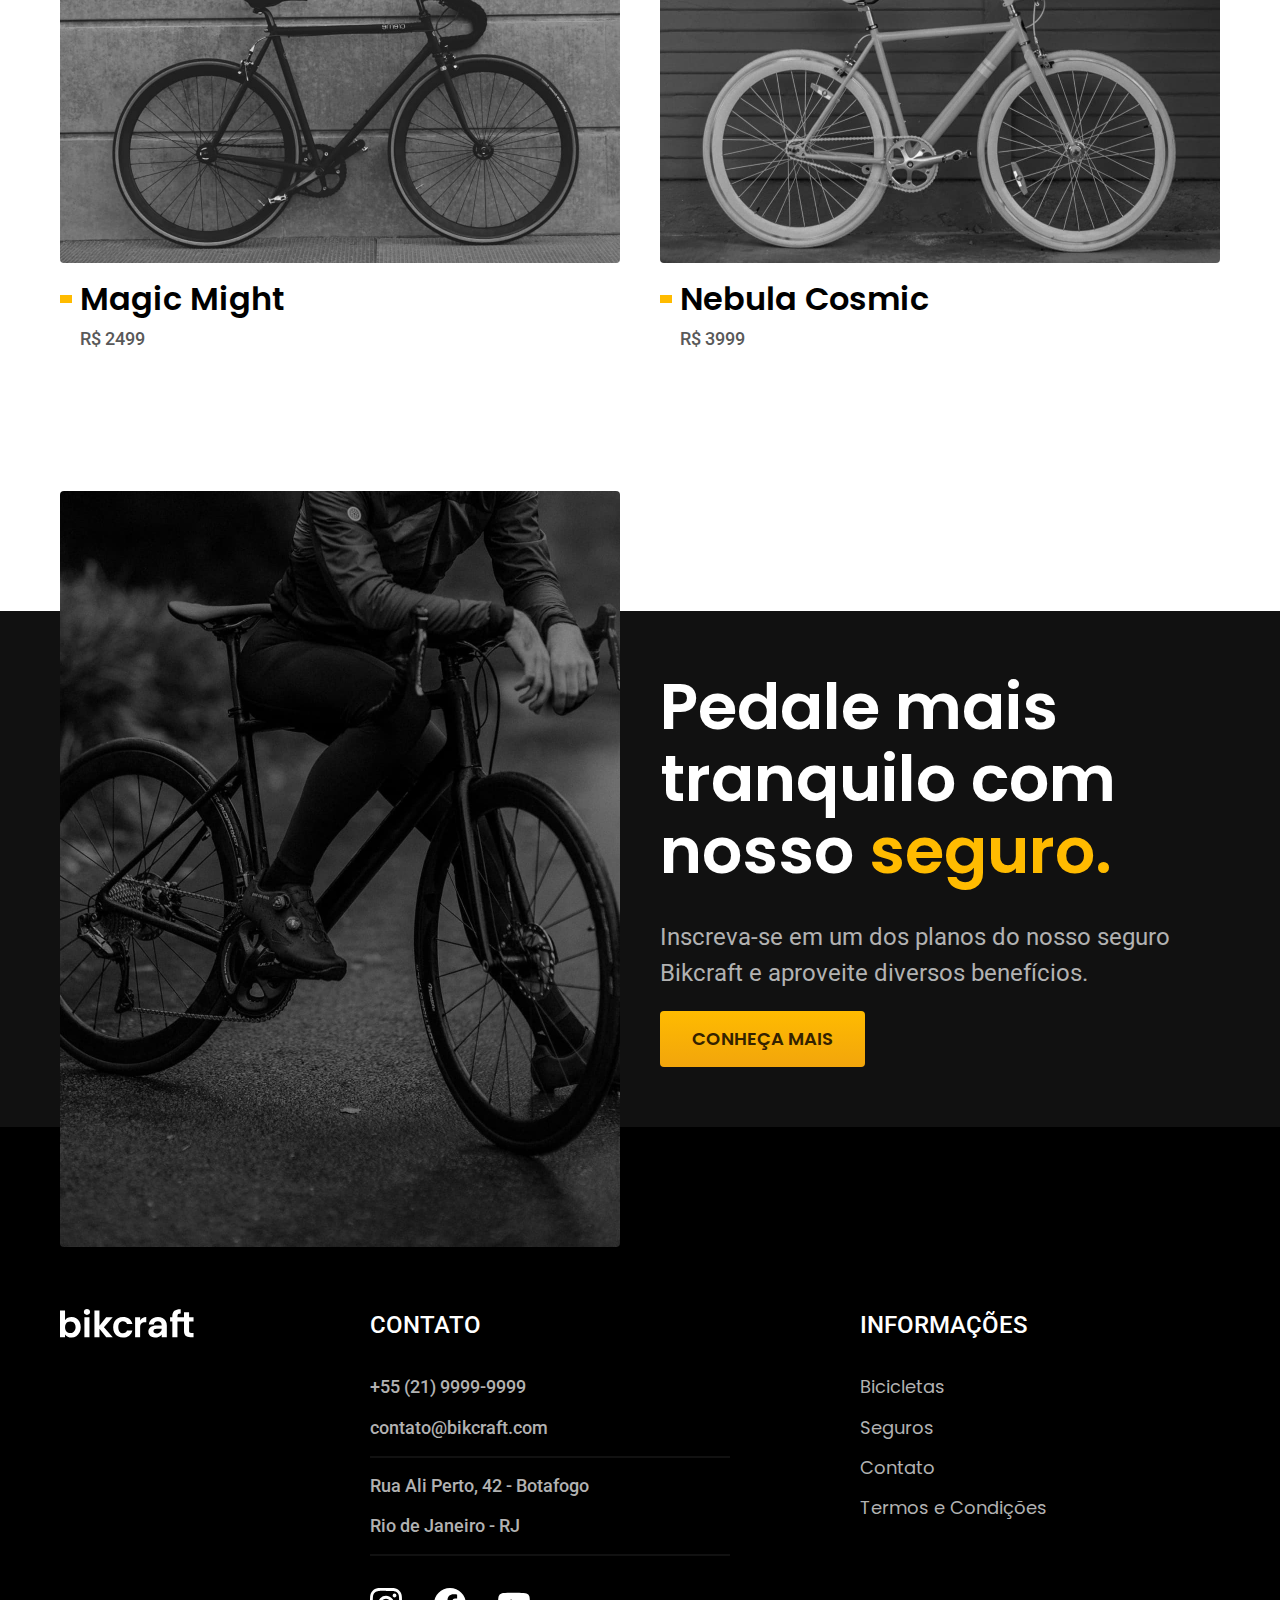
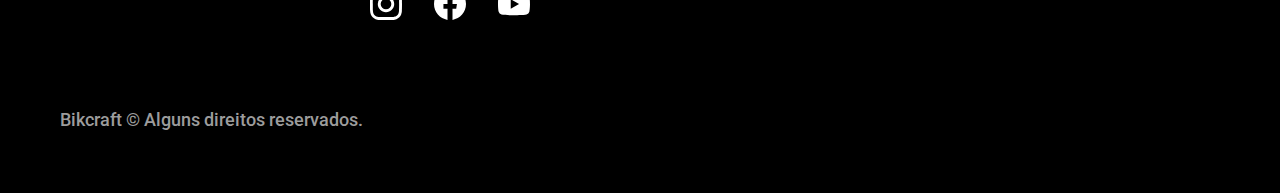
<file: bicicletas/nimbus.html>
<!DOCTYPE html>
<html lang="pt-br">

<head>
  <meta charset="UTF-8">
  <meta name="description" content="Termos e Condições.">
  <meta name="viewport" content="width=device-width, initial-scale=1.0">
  <link rel="preload" href="../css/style.min.css" as="style">
  <link rel="stylesheet" href="../css/style.min.css">

  <link rel="preconnect" href="https://fonts.googleapis.com">
  <link rel="preconnect" href="https://fonts.gstatic.com" crossorigin>
  <link href="https://fonts.googleapis.com/css2?family=Merriweather:ital,wght@1,900&family=Poppins:wght@400;600&family=Roboto:wght@400;500&display=swap" rel="stylesheet">

  <link rel="icon" href="../favicon.svg" type="image/svg+xml">

  <title> Nimbus Stark | Bikcraft</title>
  <script>document.documentElement.classList.add('js');</script>
</head>

<body id="bicicleta">
  <header class="header-bg">
    <div class="header container">
      <a href="../"><img src="../img/bikcraft.svg" width="136" height="32" alt="Bikcraft"></a>
      <nav aria-label="primaria">

        <ul class="header-menu font-1-m cor-0">
          <li><a href="../bicicletas.html">Bicicletas</a></li>
          <li><a href="../seguros.html">Seguros</a></li>
          <li><a href="../contato.html">Contato</a></li>
        </ul>

      </nav>
    </div>
  </header>

  <main class="titulo-bg">
    <div>
      <div class="titulo container">
        <p class="font-2-xl cor-5">R$ 4999</p>
        <h1 class="font-1-xxl cor-0">Nimbus Stark<span class="cor-p1">.</span></h1>
      </div>
    </div>

    <div class="bicicleta container">
      <div class="bicicleta-imagens">
        <img src="../img/bicicleta/nimbus1.jpg" width="1120" height="880" alt="Bicicleta 1">
        <img src="../img/bicicleta/nimbus2.jpg" width="1120" height="880" alt="Bicicleta 2">
        <img src="../img/bicicleta/nimbus3.jpg" width="1120" height="880" alt="Bicicleta 3">
      </div>
      <div class="bicicleta-conteudo">
        <p class="font-2-l cor-5">A Nimbus Stark é a melhor Bikcraft já criada pela nossa equipe. Ela vem equipada com os melhores acessórios, o que garante maior velocidade.</p>
        <div class="bicicleta-comprar">
          <a class="botao" href="../orcamento.html?tipo=bikcraft&produto=nimbus">COMPRAR AGORA</a>
          <span class="font-1-xs cor-6"><img src="../img/icones/entrega.svg" width="16" height="16" alt="">entrega em 5 dias</span>
          <span class="font-1-xs cor-6"><img src="../img/icones/estoque.svg" width="16" height="16" alt="">18 em estoque</span>
        </div>


        <h2 class="font-1-xs cor-0">Informações</h2>
        <ul class="bicicleta-informacoes">
          <li>
            <img src="../img/icones/eletrica.svg" width="32" height="32" alt="">
            <h3 class="font-1-m cor-0">Motor Elétrico</h3>
            <p class="font-2-xs cor-5">Permite você viajar distâncias inimaginaveis com a sua bike.</p>
          </li>
          <li>
            <img src="../img/icones/velocidade.svg" width="32" height="32" alt="">
            <h3 class="font-1-m cor-0">50km/h</h3>
            <p class="font-2-xs cor-5">A mais rápida bicicleta elétrica disponível hoje no mercado.</p>
          </li>
          <li>
            <img src="../img/icones/rastreador.svg" width="32" height="32" alt="">
            <h3 class="font-1-m cor-0">Rastreador</h3>
            <p class="font-2-xs cor-5">Rastreador e sistema anti-furto para garantir o seu sossego.</p>
          </li>
          <li>
            <img src="../img/icones/carbono.svg" width="32" height="32" alt="">
            <h3 class="font-1-m cor-0">Fibra de Carbono</h3>
            <p class="font-2-xs cor-5">Maior proteção possível para a sua Bikcraft com fibra de carbono.
            </p>
          </li>
        </ul>
        <h2 class="font-1-xs cor-0">Ficha Técnica</h2>
        <ul class="bicicleta-ficha font-2-s cor-4">
          <li>Peso <span>9 kg</span></li>
          <li>Altura <span>60 cm</span></li>
          <li>Largura <span>120 cm</span></li>
          <li>Profundidade <span>10 cm</span></li>
          <li>Marchas <span>16</span></li>
          <li>Rodas <span>29</span></li>
        </ul>
      </div>
    </div>
  </main>

  <article class="bicicletas-lista container">
    <h2 class="font-1-xxl">escolha a sua<span class="cor-p1">.</span></h2>

    <ul>
      <li>
        <a href="./magic.html">
          <img src="../img/bicicletas/magic.jpg" width="1120" height="680" alt="Bicicleta preta">
          <h3 class="font-1-xl">Magic Might</h3>
          <span class="font-2-m cor-8">R$ 2499</span>
        </a>
      </li>
      <li>
        <a href="./nebula.html">
          <img src="../img/bicicletas/nebula.jpg" width="1120" height="680" alt="Bicicleta preta">
          <h3 class="font-1-xl">Nebula Cosmic</h3>
          <span class="font-2-m cor-8">R$ 3999</span>
        </a>
      </li>
    </ul>
  </article>

  <article class="seguro-bg">
    <div class="seguro container">
      <div class="seguro-imagem">
        <img src="../img/fotos/seguros.jpg" width="1360" height="1512" alt="pessoa parada encima de uma bicicleta">
      </div>
      <div class="seguro-conteudo">
        <h2 class="font-1-xxl cor-0">Pedale mais tranquilo com nosso <span class="cor-p1">seguro.</span></h2>
        <p class="font-2-l cor-5">Inscreva-se em um dos planos do nosso seguro Bikcraft e aproveite diversos benefícios.</p>
        <a class="botao" href="../seguros.html">CONHEÇA MAIS</a>
      </div>
    </div>
  </article>

  <footer class="footer-bg">
    <div class="footer container">
      <img src="../img/bikcraft.svg" width="136" height="32" alt="Bikcraft">

      <div class="footer-contato">
        <h3 class="font-2-l-b cor-0">Contato</h3>
        <ul class="font-2-m cor-5">
          <li><a href="tel:+552199999999">+55 (21) 9999-9999</a></li>
          <li><a href="mailto:contato@bikcraft.com">contato@bikcraft.com</a></li>
          <li>Rua Ali Perto, 42 - Botafogo</li>
          <li>Rio de Janeiro - RJ</li>
        </ul>
        <div class="footer-redes">
          <a href="../">
            <img src="../img/redes/instagram.svg" width="32" height="32" alt="Instagram">
          </a>
          <a href="../">
            <img src="../img/redes/facebook.svg" width="32" height="32" alt="Facebook">
          </a>
          <a href="../">
            <img src="../img/redes/youtube.svg" width="32" height="32" alt="YouTube">
          </a>
        </div>
      </div>
      <div class="footer-informacoes">
        <h3 class="font-2-l-b cor-0">Informações</h3>
        <nav>
          <ul class="font-1-m cor-5">
            <li><a href="../bicicletas.html">Bicicletas</a></li>
            <li><a href="../seguros.html">Seguros</a></li>
            <li><a href="../contato.html">Contato</a></li>
            <li><a href="../termos.html">Termos e Condições</a></li>
          </ul>
        </nav>
      </div>
      <p class="footer-copy font-2-m cor-6 ">Bikcraft © Alguns direitos reservados.</p>
    </div>
  </footer>

  <script src="../js/script.js"></script>
</body>

</html>
</file>
<file: css/style.min.css>
body{margin:0;font-family:Arial,Helvetica,sans-serif}a{text-decoration:none;color:inherit}img{max-width:100%;height:auto;display:block}img[src$=".jpg"]{border-radius:4px}blockquote,dd,h1,h2,h3,h4,p,ul{margin:0}ul{padding:0;list-style:none}.font-1-xxl{font:600 4rem/1.125 Poppins,sans-serif}.font-1-xl{font:600 2rem/1.25 Poppins,sans-serif}.font-1-l{font:400 1.5rem/1.5 Poppins,sans-serif}.font-2-l{font:400 1.5rem/1.5 Roboto,sans-serif}.font-2-l-b{font:500 1.5rem/1.5 Roboto,sans-serif;text-transform:uppercase}.font-1-m{font:400 1.125rem/1.35 Poppins,sans-serif}.font-1-m-b{font:600 1.125rem/1.35 Poppins,sans-serif}.font-2-m{font:500 1.125rem/1.35 Roboto,sans-serif}.font-1-s{font:400 1rem/1.5 Poppins,sans-serif}.font-2-s{font:400 1rem/1.5 Roboto,sans-serif}.font-2-xs{font:400 0.875rem/1.43 Roboto,sans-serif}.font-2-xl{font:500 2rem/1.25 Roboto,sans-serif}.font-1-xs{font:600 0.75rem/1.35 Poppins,sans-serif}@media (max-width:1200px){.font-1-xxl{font-size:3rem}.font-2-l,.font-2-l-b{font-size:1.125rem}}@media (max-width:800px){.font-1-xxl{font-size:2rem}.font-1-xl,.font-2-xl{font-size:1.5rem}}:root{--cor0:#fff;--cor1:#f7f7f7;--cor2:#ededed;--cor3:#dedede;--cor4:#ccc;--cor5:#b2b2b2;--cor6:#9c9c9c;--cor7:#717171;--cor8:#595959;--cor9:#404040;--cor10:#2e2e2e;--cor11:#111;--cor12:#000;--cor-p1:#FFBB00;--cor-p2:#E4A30B;--cor-p3:#A66F00;--cor-p4:#664400;--cor-p5:#332200}.cor-0{color:var(--cor0)}.cor-1{color:var(--cor1)}.cor-2{color:var(--cor2)}.cor-3{color:var(--cor3)}.cor-4{color:var(--cor4)}.cor-5{color:#b2b2b2}.cor-6{color:var(--cor6)}.cor-7{color:var(--cor7)}.cor-8{color:var(--cor8)}.cor-9{color:var(--cor9)}.cor-10{color:var(--cor10)}.cor-11{color:var(--cor11)}.cor-12{color:var(--cor12)}.cor-p1{color:var(--cor-p1)}.cor-p2{color:var(--cor-p2)}.cor-p3{color:var(--cor-p3)}.cor-p4{color:var(--cor-p4)}.cor-p5{color:var(--cor-p5)}.header{display:flex;flex-wrap:wrap;gap:20px;justify-content:space-between;align-items:center;padding-top:20px;padding-bottom:20px}.header-bg{background-color:var(--cor12)}.header-menu{display:flex;gap:40px;flex-wrap:wrap}.header-menu a{padding:16px 0;display:inline-block;position:relative}.header-menu a::after{content:"";display:block;height:2px;width:0;background-color:var(--cor0);margin-top:4px;transition:.3s;position:absolute}.header-menu a.ativo::after,.header-menu a:hover:after{width:100%}@media (max-width:800px){.header-menu{gap:20px}.header-menu a:hover{background-color:var(--cor5)}.header-menu a::after{display:none}.header-menu a{background-color:var(--cor11);padding:12px 16px;border-radius:4px}}@media (max-width:600px){.header-menu{gap:12px}.header-menu a{padding:8px 12px;font-size:14px}}.footer-bg{background-color:var(--cor12)}.footer{display:grid;grid-template-columns:3fr 5fr 4fr;gap:40px;padding-top:60px;padding-bottom:60px}.footer h3{margin-bottom:32px}.footer-contato ul{margin-bottom:32px}.footer-contato li,.footer-informacoes li{margin-bottom:16px}.footer-contato li:nth-child(2n)::after{content:"";display:block;max-width:360px;height:2px;background:var(--cor11);margin-top:16px}.footer-redes{display:flex;gap:32px}.footer a:hover{color:var(--cor0)}.footer-copy{grid-column:1/-1;margin-top:40px}@media (max-width:800px){.footer>img{display:none}.footer{grid-template-columns:1fr 1fr}}@media (max-width:600px){.footer{grid-template-columns:1fr;gap:60px}.footer-copy{margin-top:0}}.introducao-bg{background:var(--cor12) url("../img/dec/bottom-left.svg") no-repeat bottom 160px left 20px;box-shadow:inset 0 -120px var(--cor0)}.introducao{display:grid;grid-template-columns:1fr 1fr;gap:0 40px}.introducao-conteudo{align-self:end;margin-bottom:200px}.introducao h1{margin-bottom:32px}.introducao img{width:100%;height:100%;object-fit:cover;border-radius:4px}.introducao p{margin-bottom:20px}@media (max-width:800px){.introducao-bg{background:var(--cor11);padding-top:40px;box-shadow:inset 0 -60px var(--cor0)}.introducao{grid-template-columns:1fr;gap:32px}.introducao-conteudo{margin-bottom:0}.introducao h1{margin-bottom:16px}.introducao img{height:300px;width:100%}}.tecnologia-bg{background-color:var(--cor11);box-shadow:inset 0 80px var(--cor0),inset 0 -80px var(--cor0)}.tecnologia{display:grid;grid-template-columns:1fr 1fr;gap:40px}.tecnologia-imagem img{width:100%;height:100%;object-fit:cover;object-position:left}.tecnologia-conteudo{padding-top:160px;padding-bottom:160px}.tecnologia-conteudo>span{display:block;margin-bottom:20px}.tecnologia-conteudo h2{margin-bottom:32px}.tecnologia-conteudo>p{margin-bottom:20px}.tecnologia a{margin-bottom:80px}.tecnologia-vantagens{display:flex;gap:40px}.tecnologia-vantagens h3{margin-bottom:8px;width:max-content}.tecnologia-vantagens img{width:24px;margin-bottom:8px}@media (max-width:800px){.tecnologia-bg{box-shadow:initial}.tecnologia{grid-template-columns:1fr}.tecnologia-conteudo{padding-top:60px;padding-bottom:60px}.tecnologia-imagem{display:none}.tecnologia a{margin-bottom:60px}}@media (max-width:600px){.tecnologia-vantagens{flex-direction:column}}.parceiros{padding-top:60px;padding-bottom:120px}.parceiros h2{margin-bottom:60px}.parceiros ul{padding:0 20px;max-width:1400px;margin:0 auto;display:grid;grid-template-columns:repeat(4,1fr)}.parceiros li{padding:32px;border-left:2px solid var(--cor2)}.parceiros img{margin:auto}.parceiros li:first-child,.parceiros li:nth-child(5){border-left:0}.parceiros li:nth-child(n+5){border-top:2px solid var(--cor2)}@media (max-width:800px){.parceiros{padding-bottom:60px}.parceiros li{padding:20px}.parceiros h2{margin-bottom:20px}.parceiros ul{display:grid;grid-template-columns:repeat(2,1fr)}.parceiros li:nth-child(n+3){border-top:2px solid var(--cor2)}.parceiros li:nth-child(odd){border-left:0}}.depoimento{display:grid;grid-template-columns:1fr 1fr;background:var(--cor-p1);overflow:hidden}.depoimento img{border-radius:0;width:100%;height:100%;object-fit:cover}.depoimento-conteudo{padding:40px 40px 80px 80px;align-self:end;background:url("../img/dec/bottom-right-p.svg") no-repeat bottom 40px right 40px}.depoimento-conteudo p{font-family:Merriweather,serif;font-style:italic;font-weight:900;margin-bottom:32px;max-width:32ch;position:relative}.depoimento p::after,.depoimento p::before{font-size:5rem;color:var(--cor-p2);position:absolute}.depoimento p::before{content:'“';left:-50px;top:-20px}.depoimento p::after{content:'”'}@media (min-width:1200px){.depoimento img{max-height:600px}}@media (max-width:800px){.depoimento{grid-template-columns:1fr;text-align:center}.depoimento img{max-height:200px}.depoimento-conteudo{padding:40px 20px;justify-self:center}}.container{box-sizing:border-box;max-width:1200px;padding-left:20px;padding-right:20px;margin-left:auto;margin-right:auto}.botao{display:inline-block;padding:16px 32px;background:linear-gradient(#fb0,#f2a50c);border-radius:4px;box-shadow:0,1px,2px,rgba(0,0,0,.1);text-transform:uppercase;color:var(--cor-p5);font:600 1.125rem/1.35 Poppins,sans-serif;max-width:max-content;border:none;cursor:pointer}.botao.secundario{background:var(--cor10);color:var(--cor2)}.botao.secundario:hover{background:var(--cor9)}.botao.seta{display:flex;align-items:center}.botao.seta::after{content:"";display:inline-block;width:18px;height:10px;margin-left:12px;background:url("../img/icones/seta.svg");transition:transform .2s}.botao.seta:hover::after{transform:translatex(4px)}.link{display:inline-block;color:var(--cor-p1);font:600 1.5rem/1.5 Poppins,sans-serif;text-transform:uppercase}.link::after{display:block;content:"";width:100%;height:4px;background-color:currentColor}.link:hover{color:var(--cor0)}.botao:hover{background:linear-gradient(#ffb60d,#e59317)}.titulo-bg{padding-top:60px;padding-bottom:60px;background-color:var(--cor11)}.titulo{background:url("../img/dec/top-right.svg") no-repeat top right 20px}.titulo p{margin-bottom:4px}@media (max-width:800px){.titulo{padding-top:40px;padding-bottom:40px}.titulo p{font-size:1rem;text-transform:lowercase;font-weight:400}}@media (max-width:600px){.botao{padding:12px 16px;font-size:1rem}}.form{display:grid;grid-template-columns:1fr 1fr;gap:20px}.form label{display:block;font:400 1rem/1.5 Poppins,sans-serif;margin-bottom:4px}.form .col-2{grid-column:span 2}.form input[type=email],.form input[type=text],.form textarea{font:400 1rem/1.5 Roboto,sans-serif;background:var(--cor1);border:1px solid var(--cor2);padding:12px;border-radius:4px;width:100%;box-sizing:border-box}.form input[type=email]:focus,.form input[type=text]:focus,.form textarea:focus{outline:0;border-color:var(--cor-p1);background:var(--cor0);box-shadow:0 0 0 2px #fea}@media (max-width:600px){.form{grid-template-columns:1fr}.form .col-2{grid-column:1}}.js .fadeInDown{transform:translate3d(0,-20px,0)}.js .fadeInUp{transform:translate3d(0,20px,0)}.js .fadeInRight{transform:translate3d(20px,0,0)}.js .fadeInLeft{transform:translate3d(-20px,0,0)}.js [data-anime]{opacity:0}.js .anime{opacity:1;transform:none;transition:transform .8s,opacity .8s}.bicicletas-lista{padding-top:60px;padding-bottom:120px}.bicicletas-lista h2{margin-bottom:40px}.bicicletas-lista ul{display:flex;gap:40px;padding:0 20px 20px 20px;max-width:1400px;margin-left:auto;margin-right:auto;overflow-x:auto}#bicicleta .bicicletas-lista ul{padding:0 0 20px 0}.bicicletas-lista li{min-width:280px}.bicicletas-lista a{display:block}.bicicletas-lista img{margin-bottom:16px}.bicicletas-lista h3{margin-bottom:8px;display:flex;align-items:center}.bicicletas-lista h3::before{content:'';display:inline-block;background-color:var(--cor-p1);width:12px;height:8px;margin-right:8px}.bicicletas-lista a:hover h3::before{width:24px;transition:width .2s}.bicicletas-lista li span{padding-left:20px}@media (max-width:800px){.bicicletas-lista{padding-bottom:60px}.bicicletas-lista ul{gap:20px}}.bicicletas-bg{background:linear-gradient(to right,var(--cor0) 20%,var(--cor11) 0)}.bicicletas{display:grid;grid-template-columns:1fr 1fr;gap:40px;padding-top:60px;padding-bottom:60px;background:url("../img/dec/top-right.svg") no-repeat top 40px right 20px}.bicicletas-imagem{display:grid}.bicicletas-imagem img{grid-area:1/1}.bicicletas-imagem span{place-self:start end;margin-top:20px;background:var(--cor12);padding:8px 16px 8px 8px;display:inline-block;grid-area:1/1;border-radius:4px 0 0 4px}.bicicletas-conteudo{display:grid;grid-template-columns:1fr auto;align-content:start}.bicicletas h2,.bicicletas p{grid-column:1/-1}.bicicletas h2{margin-bottom:20px}.bicicletas h2::before{display:block;content:"";width:12px;height:8px;background-color:var(--cor-p1);margin-bottom:8px}.bicicletas p{margin-bottom:32px}.bicicletas a{place-self:end}.bicicletas ul{display:grid;gap:16px}.bicicletas li{display:flex;align-items:center}.bicicletas-conteudo img{width:24px;margin-right:8px;margin-bottom:0}@media (max-width:800px){.bicicletas-bg{background:var(--cor11)}.bicicletas{grid-template-columns:1fr;gap:20px;padding-top:40px;padding-bottom:40px}}@media (max-width:600px){.bicicletas-conteudo{grid-template-columns:1fr}.bicicletas ul{grid-template-columns:1fr 1fr;font-size:1rem}.bicicletas a{place-self:start;margin-top:32px}}.bicicleta{display:grid;grid-template-columns:1fr 1fr;align-items:start;gap:40px;padding-top:60px;padding-bottom:60px}#bicicleta .titulo p{text-transform:uppercase}.bicicleta-imagens{display:flex;flex-wrap:wrap;gap:20px}.bicicleta-imagens img{flex:1;min-width:200px;margin:0;cursor:pointer}.bicicleta-imagens img:first-child{min-width:100%;cursor:default}.bicicleta-conteudo>p{margin-bottom:32px}.bicicleta-comprar{display:grid;grid-template-columns:max-content auto;align-items:center;justify-items:start;gap:8px 12px;margin-bottom:40px}.bicicleta-comprar a{grid-row:span 2}.bicicleta-comprar span{display:flex;align-items:center;background-color:var(--cor12);padding:4px 8px;border-radius:4px;gap:8px}.bicicleta-comprar span img{margin-bottom:0}.bicicleta-conteudo h2{text-transform:uppercase;letter-spacing:.015rem;margin-bottom:12px}.bicicleta-ficha,.bicicleta-informacoes{padding:32px;background-color:var(--cor12);border-radius:4px}.bicicleta-informacoes{margin-bottom:40px;display:grid;grid-template-columns:1fr 1fr;gap:32px}.bicicleta-informacoes img{width:24px;margin-bottom:8px}.bicicleta-informacoes h3{margin-bottom:8px}.bicicleta-ficha li{padding:4px 0;display:flex;justify-content:space-between;border-bottom:1px solid var(--cor11)}.bicicleta-ficha li:last-child{border-bottom:none}.bicicleta-ficha span{color:var(--cor6)}@media (max-width:800px){.titulo h1{margin-bottom:-40px}.titulo p{margin-top:-40px}.bicicleta{grid-template-columns:1fr;padding-top:40px;padding-bottom:40px}.bicicleta-imagens{grid-row:2}}@media (max-width:400px){.bicicleta-informacoes{grid-template-columns:1fr}.bicicleta-comprar{grid-template-columns:1fr}.bicicleta-conteudo>p{margin-top:-40px}.titulo p{margin-top:-60px}}.seguro-bg{background-color:var(--cor11);box-shadow:inset 0 120px var(--cor0),inset 0 -120px var(--cor12)}.seguro{display:grid;grid-template-columns:1fr 1fr;gap:40px}.seguro-imagem img{width:100%;height:100%;object-fit:cover}.seguro-conteudo{padding-top:180px;padding-bottom:180px}.seguro h2{margin-bottom:32px}.seguro p{margin-bottom:20px}@media (max-width:800px){.seguro-bg{box-shadow:inset 0 -60px var(--cor12)}.seguro{grid-template-columns:1fr}.seguro-conteudo{grid-row:1;padding-top:40px;padding-bottom:0}}.seguros-bg{background:var(--cor11)}.seguros{padding-top:60px;padding-bottom:60px;display:grid;grid-template-columns:1fr 1fr;gap:40px;align-items:center}#seguros .seguros{padding-top:0}.seguros h2{grid-column:1/-1}.seguros-item{background-color:var(--cor12);padding:32px 32px 32px 60px;display:grid;grid-template-columns:1fr auto;border-radius:4px}.seguros-item h3{margin-bottom:40px}.seguros-item span{grid-column:2;display:block;text-align:right}.seguros-item ul{grid-column:1/-1;margin-bottom:32px}.seguros-item li{display:flex;align-items:center;position:relative}.seguros-item li+li{margin-top:20px}.seguros-item li::before{content:"";display:inline-block;width:13px;height:9px;background-image:url("../img/icones/lista.svg");position:absolute;left:-21px}.seguros-item a{grid-column:1/-1}@media (max-width:800px){.seguros{grid-template-columns:1fr}}.vantagens-bg{background-color:var(--cor12);--padding:120px}.vantagens{padding-top:var(--padding);padding-bottom:var(--padding)}.vantagens h2{margin-bottom:60px}.vantagens ul{display:grid;grid-template-columns:repeat(auto-fit,minmax(280px,max-content));gap:40px 80px}.vantagens h3,img{margin-bottom:8px}@media (max-width:800px){.vantagens-bg{--padding:60px}.vantagens h2{margin-bottom:40px}.vantagens ul{gap:20px}}.perguntas{padding-bottom:120px;padding-top:120px}.perguntas h2{margin-bottom:60px}.perguntas dl>div{padding:20px;border-radius:4px}.perguntas dl>div:nth-child(odd){background-color:var(--cor1)}.perguntas button{display:grid;grid-template-columns:auto 1fr auto;align-items:center;gap:8px;cursor:pointer;border:none;background:0 0;width:100%;text-align:left}.perguntas button::before{content:"";display:inline-block;width:12px;height:8px;background-color:var(--cor-p1)}.perguntas button::after{content:"";display:inline-block;width:14px;height:6px;background:url("../img/icones/seta-abrir.svg");transition:.3s}.perguntas button:hover::after,.perguntas button[aria-expanded=true]::after{transform:rotate(180deg)}.js .perguntas dd{display:none}.js .perguntas dd.ativa{display:block}.perguntas dd{padding-left:20px;padding-top:16px;max-width:80ch}@media (max-width:800px){.perguntas{padding-top:60px;padding-bottom:60px}.perguntas h2{margin-bottom:40px}}.termos{padding-top:80px;padding-bottom:80px}.termos h2{font-weight:600;margin-bottom:20px}.termos p+h2{margin-top:40px}.termos p{margin-bottom:24px;max-width:75ch}#contato{background:linear-gradient(var(--cor11) 600px,var(--cor1) 0)}.contato{display:grid;grid-template-columns:5fr 7fr}.contato-dados,.contato-formulario{padding:60px;box-shadow:0 1px 2px rgba(0,0,0,.1)}.contato-dados{background:var(--cor12) url("../img/dec/bottom-left.svg") no-repeat bottom 20px left 20px;border-radius:5px 0 0 5px}.contato-formulario{border-radius:0 5px 5px 0;background:var(--cor0) url("../img/dec/bottom-right.svg") no-repeat bottom 20px right 20px}.contato-dados h2{margin-bottom:60px}.contato-endereco{margin-bottom:32px;background:url("../img/icones/local.svg") no-repeat 0 2px;padding-left:28px}.contato-endereco p{margin-bottom:8px}.contato-meios a{display:block;max-width:max-content;margin-bottom:8px;padding-left:28px}.contato-meios a:first-child{background:url("../img/icones/email.svg") no-repeat 0 2px}.contato-meios a:hover{color:var(--cor0)}.contato-meios a:nth-child(2){margin-bottom:32px}.contato-meios a:nth-child(3){background:url("../img/icones/telefone.svg") no-repeat 0 2px;margin-bottom:60px}.contato-redes{display:flex;gap:32px;padding-left:28px}@media (max-width:800px){.contato{grid-template-columns:1fr}.contato-dados,.contato-formulario{padding:20px}.contato-dados{border-radius:5px 5px 0 0;background:var(--cor12) url("../img/dec/top-right.svg") no-repeat top 20px right 20px}.contato-dados h2,.contato-meios a:nth-child(3){margin-bottom:32px}.contato-formulario{border-radius:0 0 5px 5px}.contato-redes{margin-bottom:12px}}.lojas{display:grid;grid-template-columns:1fr 1fr;gap:0 40px;padding-top:120px;padding-bottom:120px}.lojas h2{grid-column:1/-1;margin-bottom:60px}.lojas img{border-radius:4px 4px 0 0}.lojas-item{border-radius:4px;background:var(--cor0);box-shadow:0 1px 2px rgba(0,0,0,.1)}.lojas-conteudo{display:grid;grid-template-columns:1fr 1fr;gap:32px 16px;padding:32px}.lojas-conteudo h3,.lojas-tempo{grid-column:1/-1}.lojas-dados{display:grid;gap:8px;border-left:2px solid var(--cor2);padding-left:12px}.lojas-tempo{display:flex;align-items:center;gap:8px}.lojas-tempo img{margin-bottom:0}@media (max-width:800px){.lojas{gap:20px;padding-top:60px;padding-bottom:60px}.lojas h2{margin-bottom:32px}.lojas-conteudo{grid-template-columns:1fr}}@media (max-width:600px){.lojas{grid-template-columns:1fr}}#orcamento{background:linear-gradient(var(--cor11) 600px,var(--cor1) 0)}.orcamento{display:grid;grid-template-columns:5fr 7fr;padding-bottom:120px}.orcamento h2{text-transform:uppercase;position:relative;display:flex;align-items:center}.orcamento h2::before{content:"";display:inline-block;width:4px;height:8px;background-color:var(--cor-p1);position:absolute;left:-12px}.orcamento-dados,.orcamento-produto{padding:60px;box-shadow:0 1px 2px rgba(0,0,0,.1)}.orcamento-produto{border-radius:5px 0 0 5px;background:var(--cor12) url("../img/dec/bottom-left.svg") no-repeat bottom 20px left 20px;display:grid;grid-template-columns:1fr 1fr;gap:20px;align-content:start}.orcamento-produto label{font:400 1rem/1.5 Poppins,sans-serif;color:var(--cor4);background-color:var(--cor10);padding:12px 16px;border-radius:4px;cursor:pointer;display:grid;grid-template-columns:auto 1fr auto;align-items:center;border:1px solid var(--cor10)}.orcamento-produto label::before{content:"";display:inline-block;box-sizing:border-box;width:12px;height:12px;border:1px solid var(--cor6);border-radius:50%;margin-right:8px}.orcamento-produto label span{display:none}.orcamento-produto label:hover{background-color:var(--cor9);border-color:var(--cor9)}.orcamento-produto input:focus+label{box-shadow:0 0 0 2px var(--cor-p1);border-color:var(--cor12)}.orcamento-produto input:checked+label span{display:inline-block}.orcamento-produto input{opacity:0;position:absolute;pointer-events:none}.orcamento-produto input:checked+label{background:var(--cor0);color:var(--cor11)}.orcamento-produto input:checked+label::before{border-color:var(--cor7);box-shadow:inset 0 0 0 3px var(--cor0),inset 0 0 0 6px var(--cor7)}.orcamento-produto>*{grid-column:1/-1}.orcamento-produto>label{grid-column:initial}.orcamento-dados{border-radius:0 5px 5px 0;background:var(--cor0) url("../img/dec/bottom-right.svg") no-repeat bottom 20px right 20px}.orcamento-conteudo{display:none}.orcamento-conteudo h2,.orcamento-dados h2:nth-of-type(n+2){margin-top:20px}#bikcraft:checked~#orcamento-bikcraft,#seguro:checked~#orcamento-seguro{display:grid;gap:20px}.orcamento-detalhes{display:none;background:var(--cor0);padding:20px;grid-template-columns:1fr 1fr;border-radius:4px;align-items:center}.orcamento-detalhes li{display:flex;align-items:center;margin-bottom:8px}.orcamento-detalhes li img{width:16px;margin-bottom:0;margin-right:8px}.orcamento-produto input:checked+label+.orcamento-detalhes{display:grid}@media (max-width:1200px){.orcamento-dados,.orcamento-produto{padding:32px}}@media (max-width:800px){.orcamento{grid-template-columns:1fr}.orcamento-dados{border-radius:0 0 5px 5px}.orcamento-produto{border-radius:5px 5px 0 0;background:var(--cor12)}}@media (max-width:400px){.orcamento-produto{grid-template-columns:1fr}}
</file>
